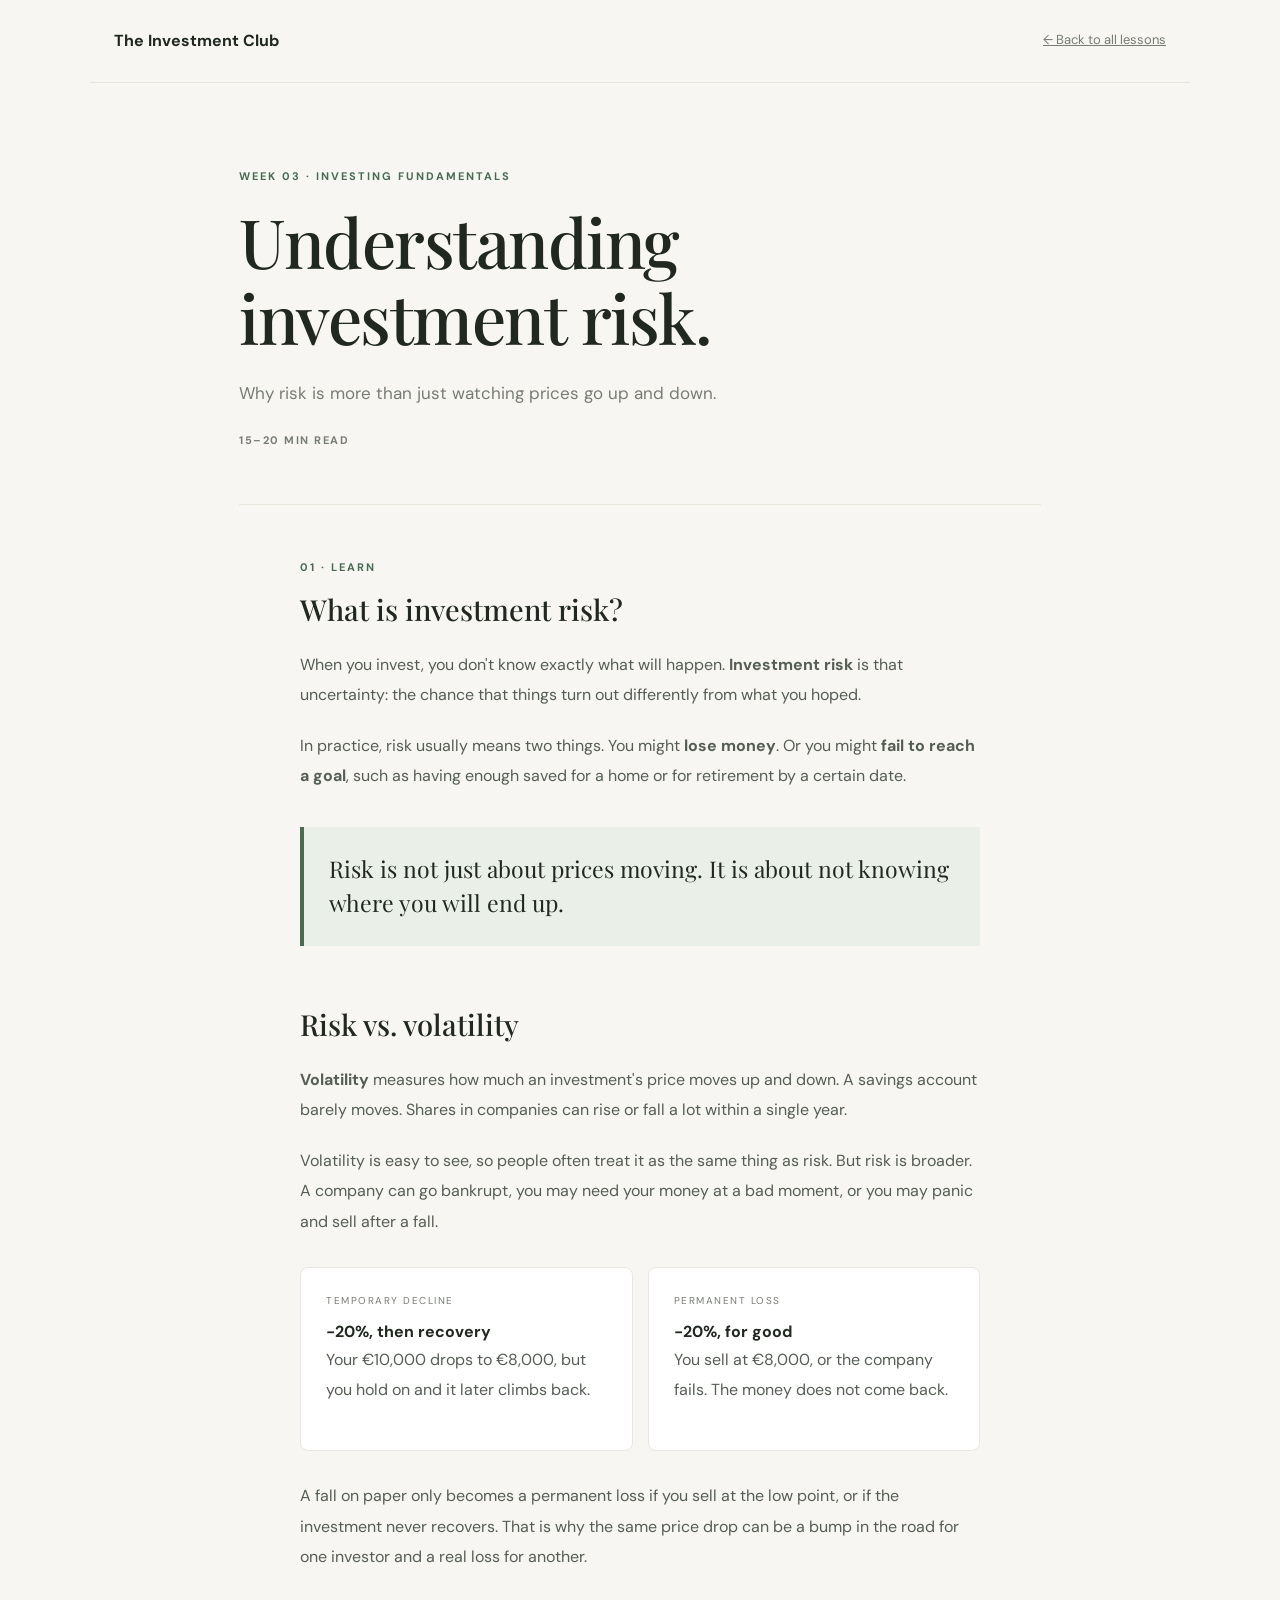
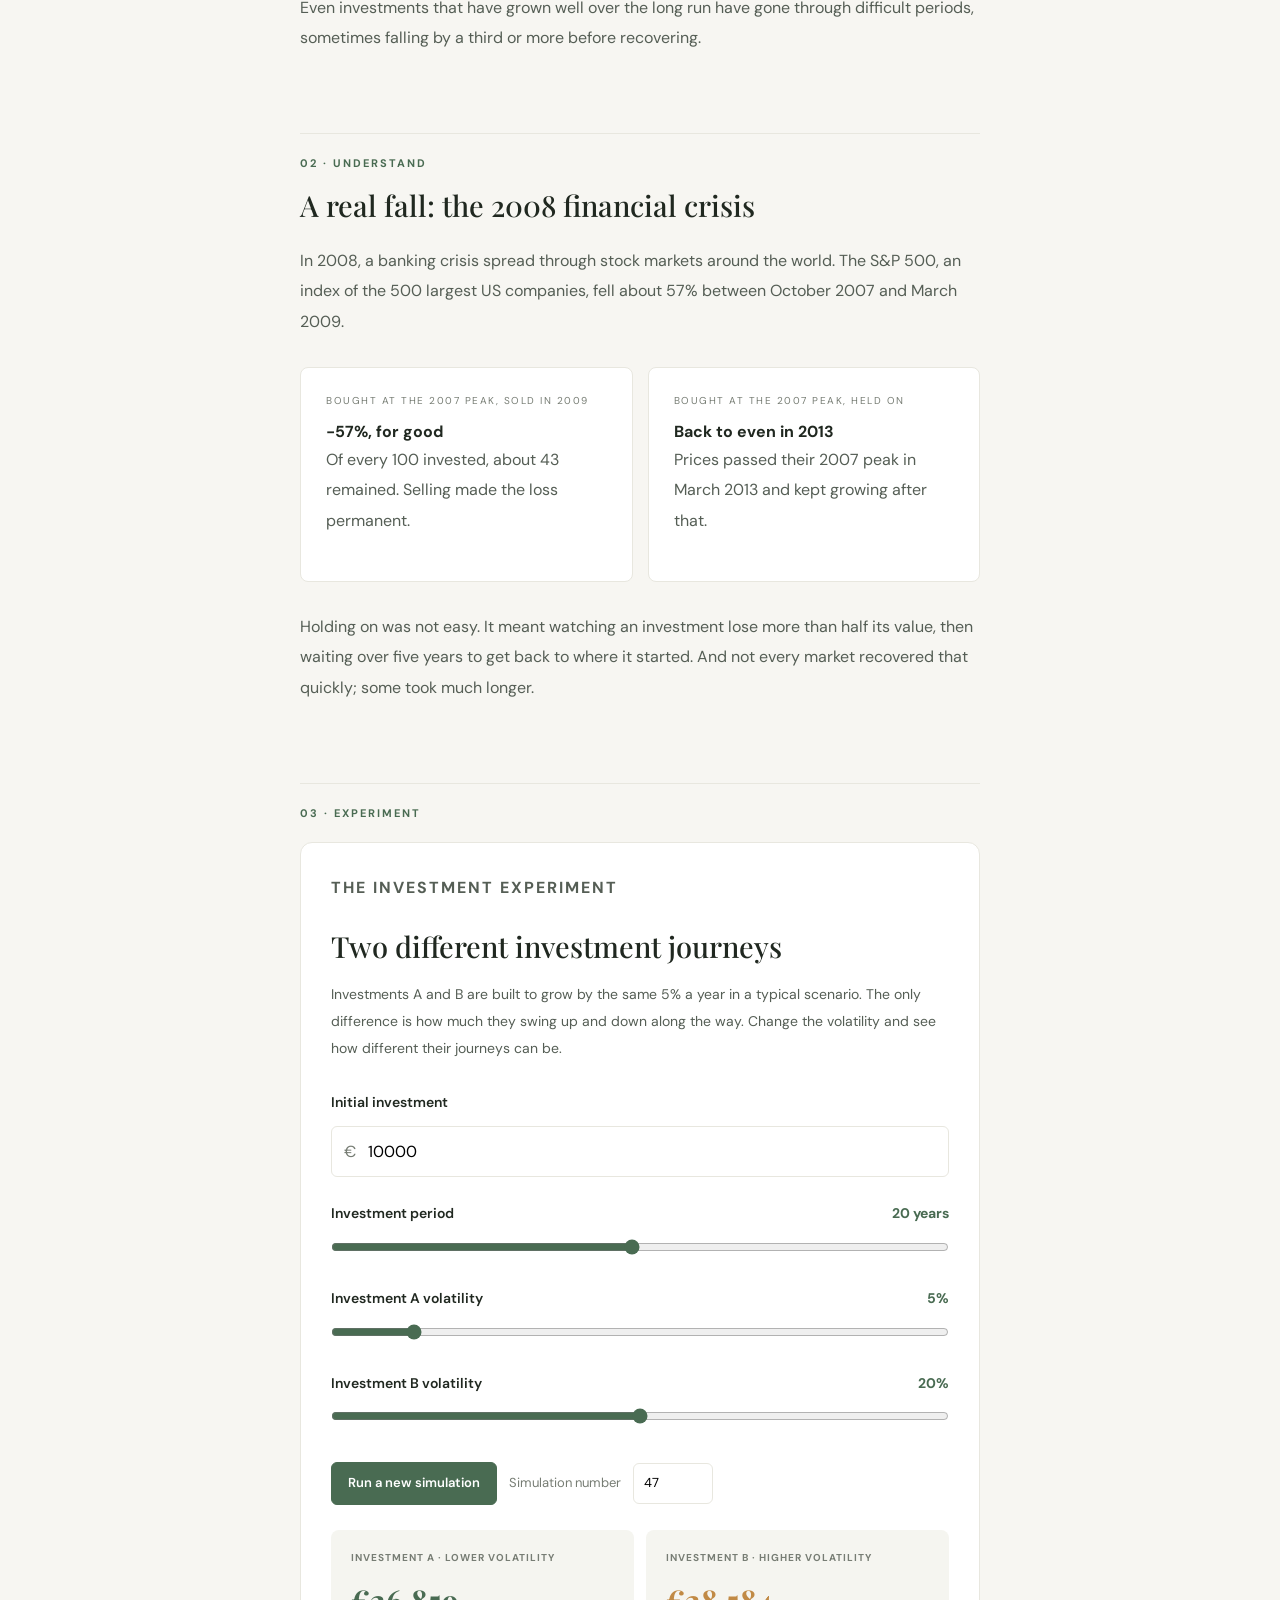
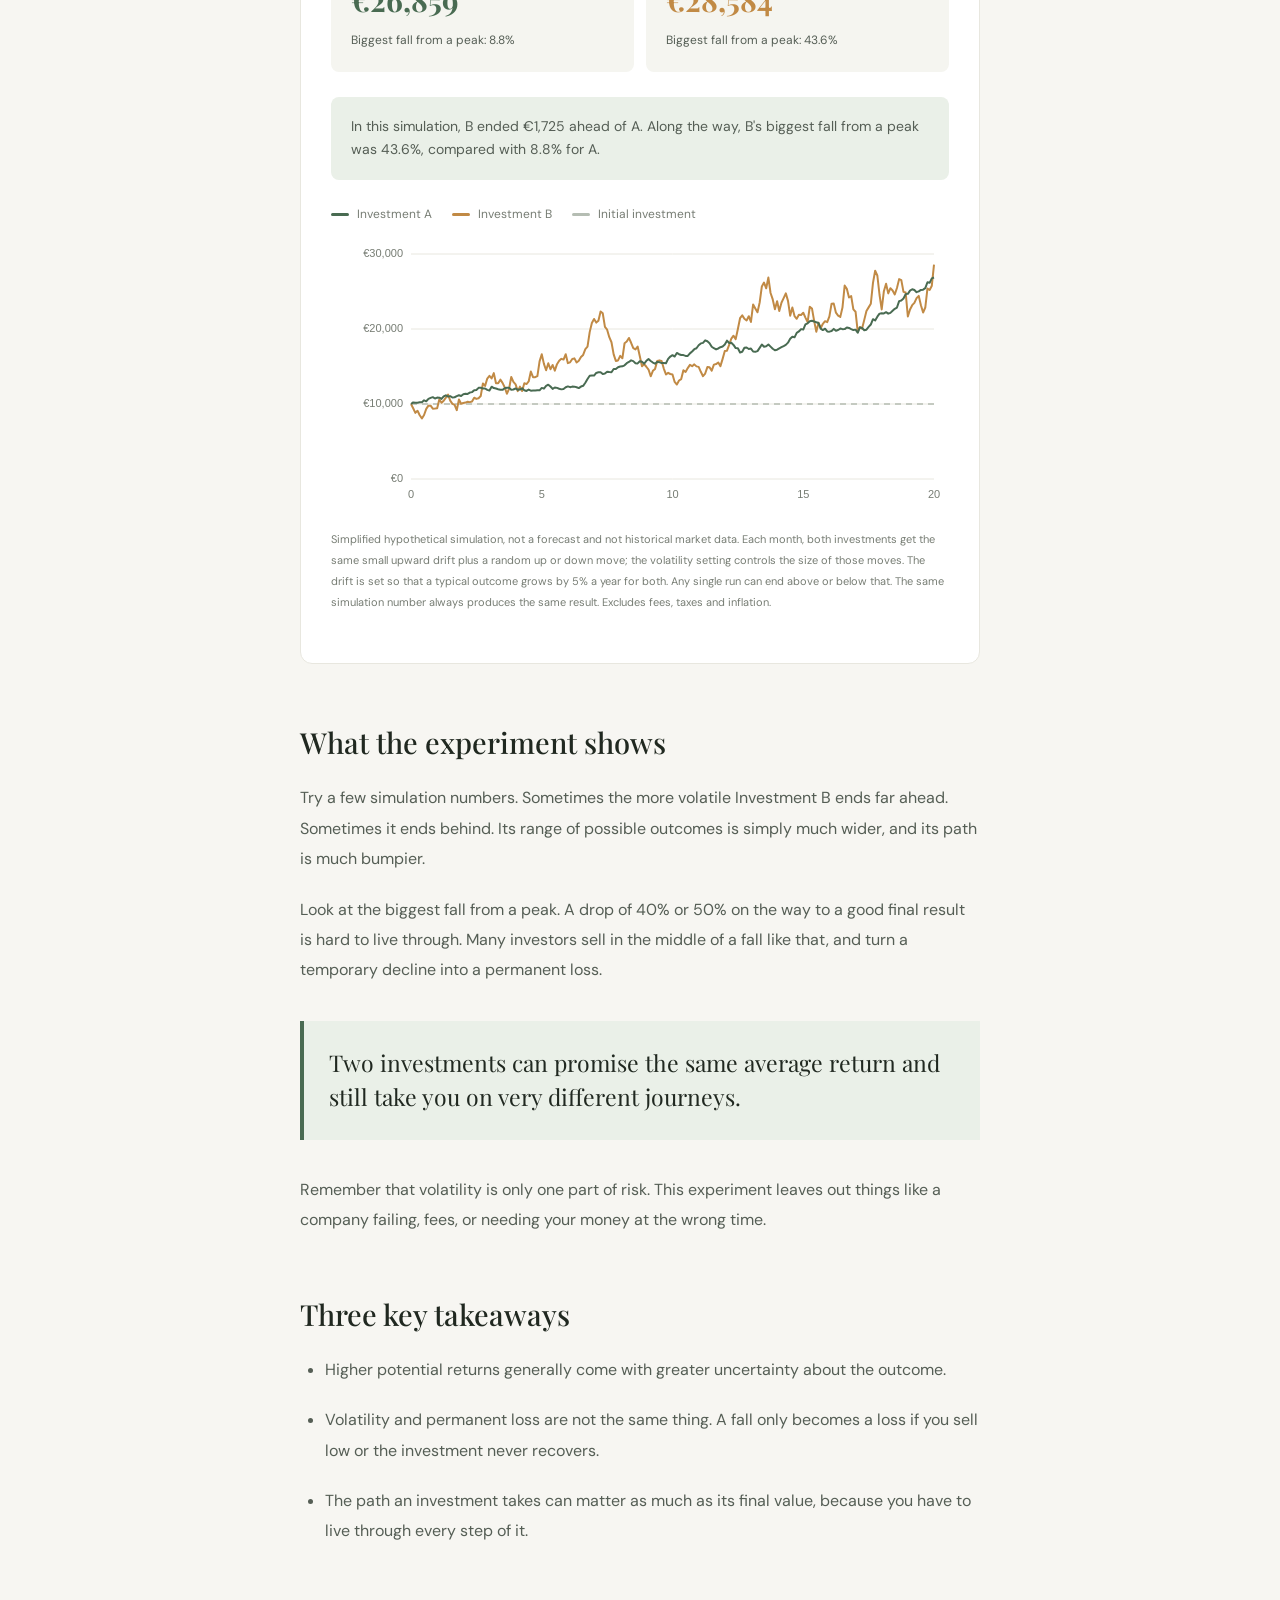
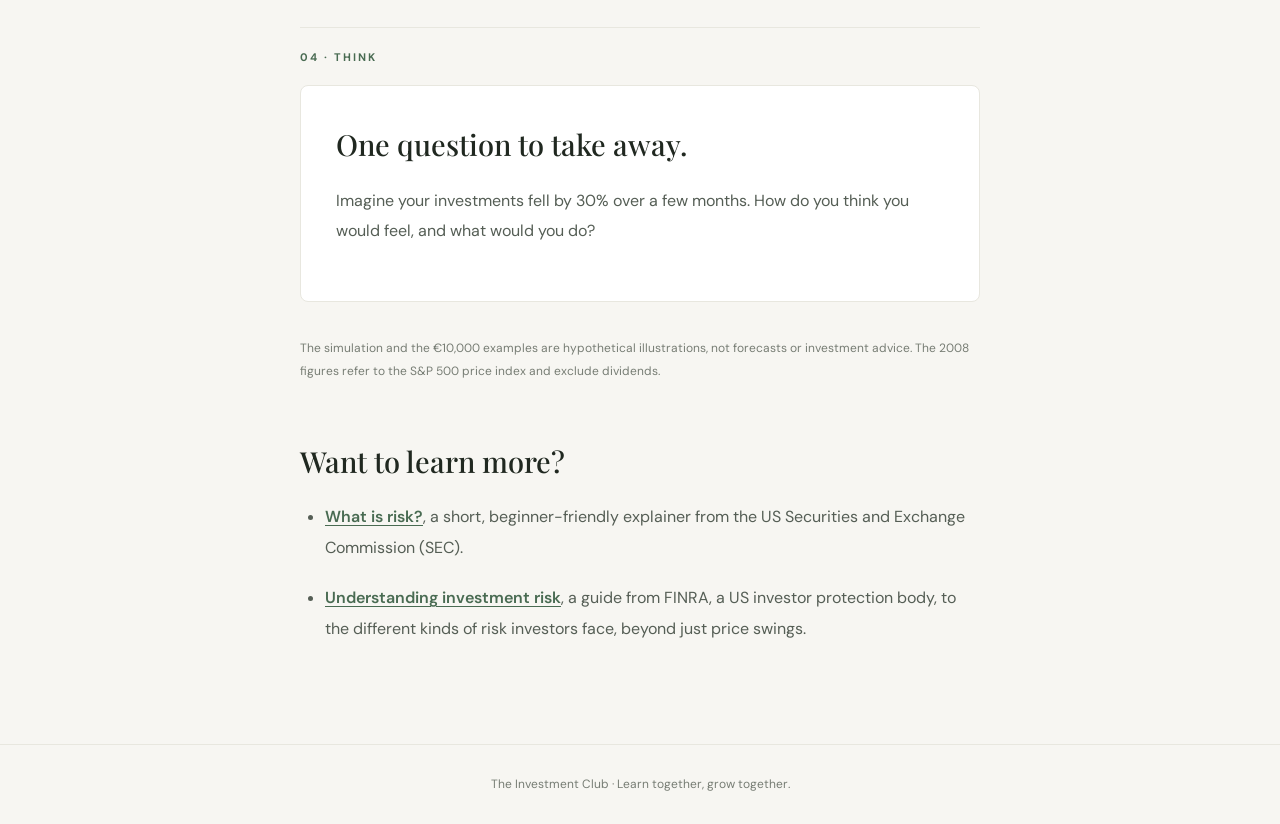
<file: index.html>
<!DOCTYPE html>
<html lang="en">
<head>
    <meta charset="UTF-8">
    <meta name="viewport" content="width=device-width, initial-scale=1.0">
    <title>The Investment Club</title>
    <meta name="description" content="A friendly weekly learning club. Understand investing, one idea at a time.">

    <meta property="og:type" content="website">
    <meta property="og:site_name" content="The Investment Club">
    <meta property="og:title" content="The Investment Club">
    <meta property="og:description" content="A friendly weekly learning club. Understand investing, one idea at a time.">
    <meta property="og:url" content="https://monkeyp95.github.io/investment-club/">
    <meta property="og:image" content="https://monkeyp95.github.io/investment-club/images/investment-club-share.png">
    <meta property="og:image:width" content="1200">
    <meta property="og:image:height" content="630">
    <meta property="og:image:alt" content="The Investment Club logo">

    <link rel="stylesheet" href="style.css">
    <script src="site-config.js"></script>
    <script>location.replace(lessons[currentWeek]);</script>
</head>

<body>

    <header class="site-header">
        <a class="logo" href="lessons.html">The Investment Club</a>
    </header>

    <main>
        <section class="hero">
            <p class="eyebrow">A WEEKLY LEARNING CLUB</p>
            <h1>Opening this week's lesson...</h1>
            <p class="hero-description">
                If nothing happens, <a href="lessons.html">see all lessons</a>.
            </p>
        </section>
    </main>

</body>
</html>
</file>
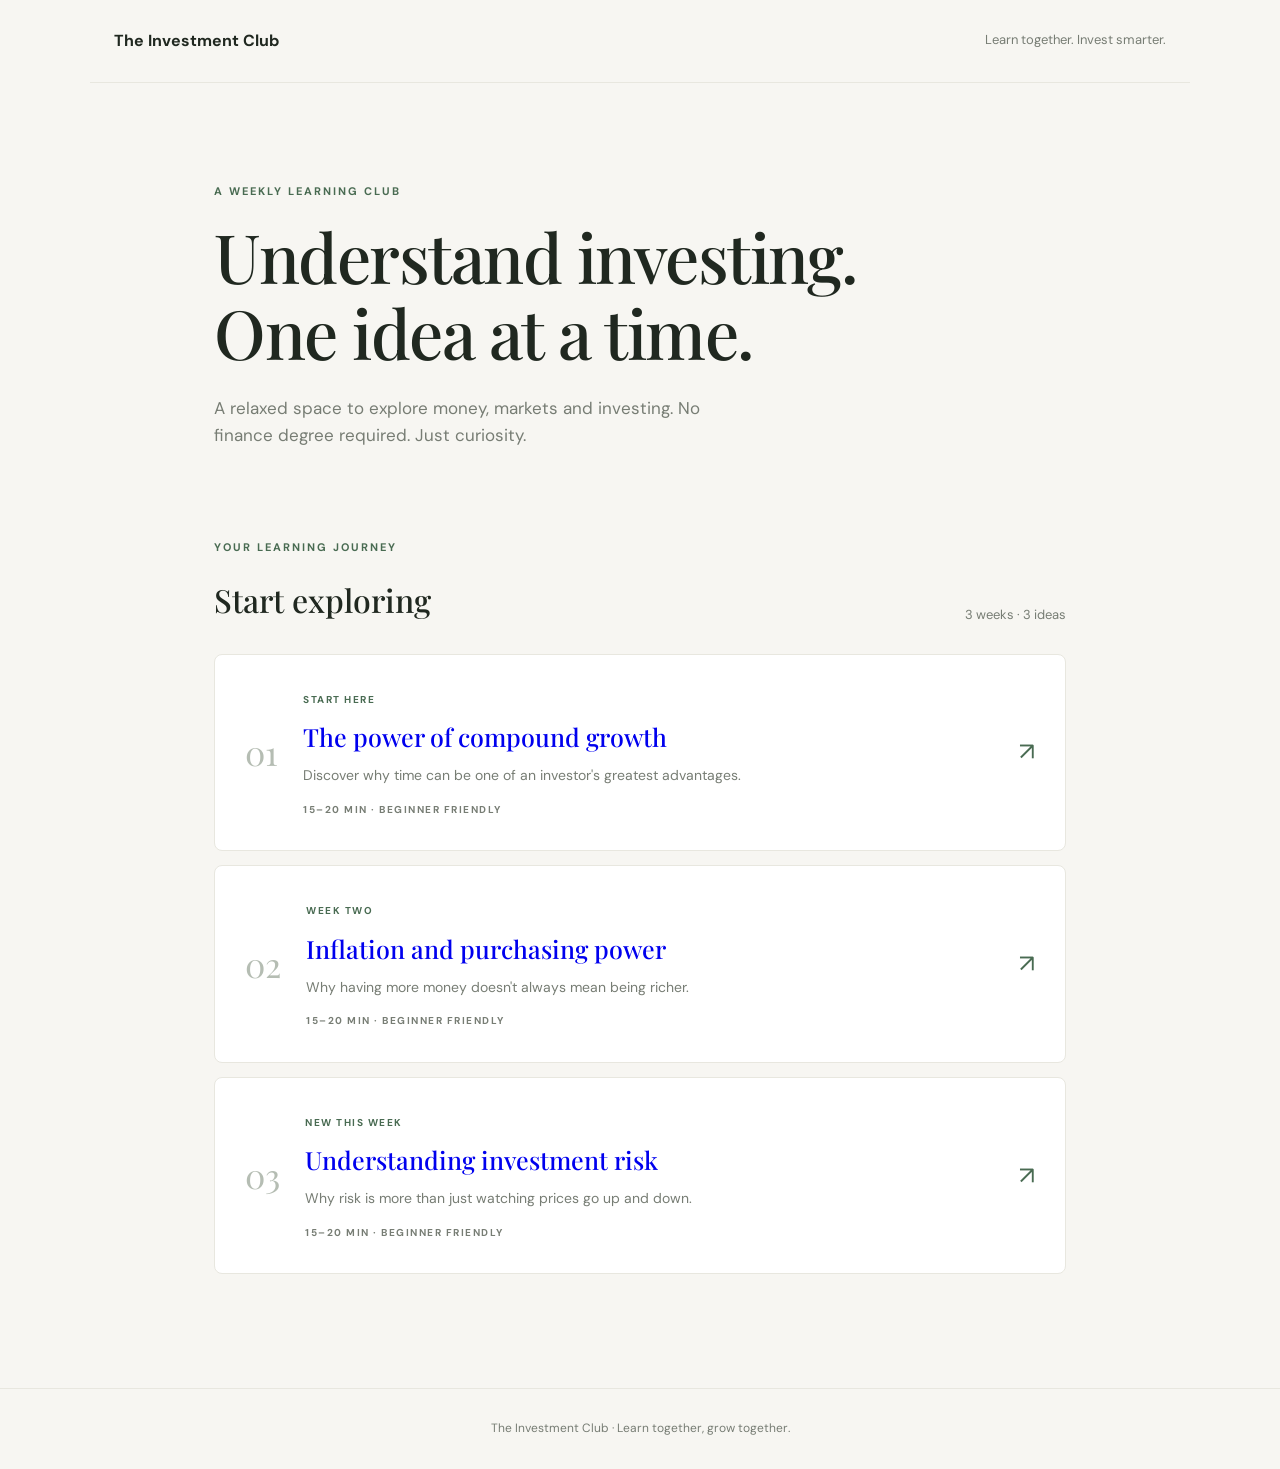
<file: lessons.html>
<!DOCTYPE html>
<html lang="en">
<head>
    <meta charset="UTF-8">
    <meta name="viewport" content="width=device-width, initial-scale=1.0">
    <title>All lessons | The Investment Club</title>
    <meta name="description" content="All Investment Club lessons so far. Understand investing, one idea at a time.">

    <meta property="og:type" content="website">
    <meta property="og:site_name" content="The Investment Club">
    <meta property="og:title" content="All lessons | The Investment Club">
    <meta property="og:description" content="All Investment Club lessons so far. Understand investing, one idea at a time.">
    <meta property="og:url" content="https://monkeyp95.github.io/investment-club/lessons.html">
    <meta property="og:image" content="https://monkeyp95.github.io/investment-club/images/investment-club-share.png">
    <meta property="og:image:width" content="1200">
    <meta property="og:image:height" content="630">
    <meta property="og:image:alt" content="The Investment Club logo">

    <link rel="stylesheet" href="style.css">
</head>

<body>

    <header class="site-header">
        <a class="logo" href="lessons.html">The Investment Club</a>
        <span class="header-note">Learn together. Invest smarter.</span>
    </header>

    <main>
        <section class="hero">
            <p class="eyebrow">A WEEKLY LEARNING CLUB</p>
            <h1>Understand investing.<br>One idea at a time.</h1>
            <p class="hero-description">
                A relaxed space to explore money, markets and investing.
                No finance degree required. Just curiosity.
            </p>
        </section>

        <section class="weeks">
            <div class="section-heading">
                <div>
                    <p class="eyebrow">YOUR LEARNING JOURNEY</p>
                    <h2>Start exploring</h2>
                </div>
                <span class="week-count" id="week-count">3 weeks · 3 ideas</span>
            </div>

            <a class="lesson-card featured" data-week="1"
               href="lessons/week-01-compound-growth.html">
                <div class="lesson-number">01</div>
                <div class="lesson-content">
                    <span class="lesson-status">START HERE</span>
                    <h3>The power of compound growth</h3>
                    <p>Discover why time can be one of an investor's greatest advantages.</p>
                    <span class="lesson-meta">15–20 MIN · BEGINNER FRIENDLY</span>
                </div>
                <span class="arrow">↗</span>
            </a>

            <a class="lesson-card featured" data-week="2"
               href="lessons/week-02-inflation.html">
                <div class="lesson-number">02</div>
                <div class="lesson-content">
                    <span class="lesson-status">WEEK TWO</span>
                    <h3>Inflation and purchasing power</h3>
                    <p>Why having more money doesn't always mean being richer.</p>
                    <span class="lesson-meta">15–20 MIN · BEGINNER FRIENDLY</span>
                </div>
                <span class="arrow">↗</span>
            </a>

            <a class="lesson-card featured" data-week="3"
               href="lessons/week-03-investment-risk.html">
                <div class="lesson-number">03</div>
                <div class="lesson-content">
                    <span class="lesson-status">WEEK THREE</span>
                    <h3>Understanding investment risk</h3>
                    <p>Why risk is more than just watching prices go up and down.</p>
                    <span class="lesson-meta">15–20 MIN · BEGINNER FRIENDLY</span>
                </div>
                <span class="arrow">↗</span>
            </a>
        </section>
    </main>

    <footer>
        <p>The Investment Club · Learn together, grow together.</p>
    </footer>

<script src="site-config.js"></script>
<script>
    /* Show only weeks released so far and mark the current one. */
    document.querySelectorAll(".lesson-card[data-week]").forEach(card => {
        const week = Number(card.dataset.week);
        if (week > currentWeek) card.remove();
        if (week === currentWeek) card.querySelector(".lesson-status").textContent = "NEW THIS WEEK";
    });
    document.getElementById("week-count").textContent =
        currentWeek === 1 ? "1 week · 1 idea" : `${currentWeek} weeks · ${currentWeek} ideas`;
</script>
</body>
</html>
</file>
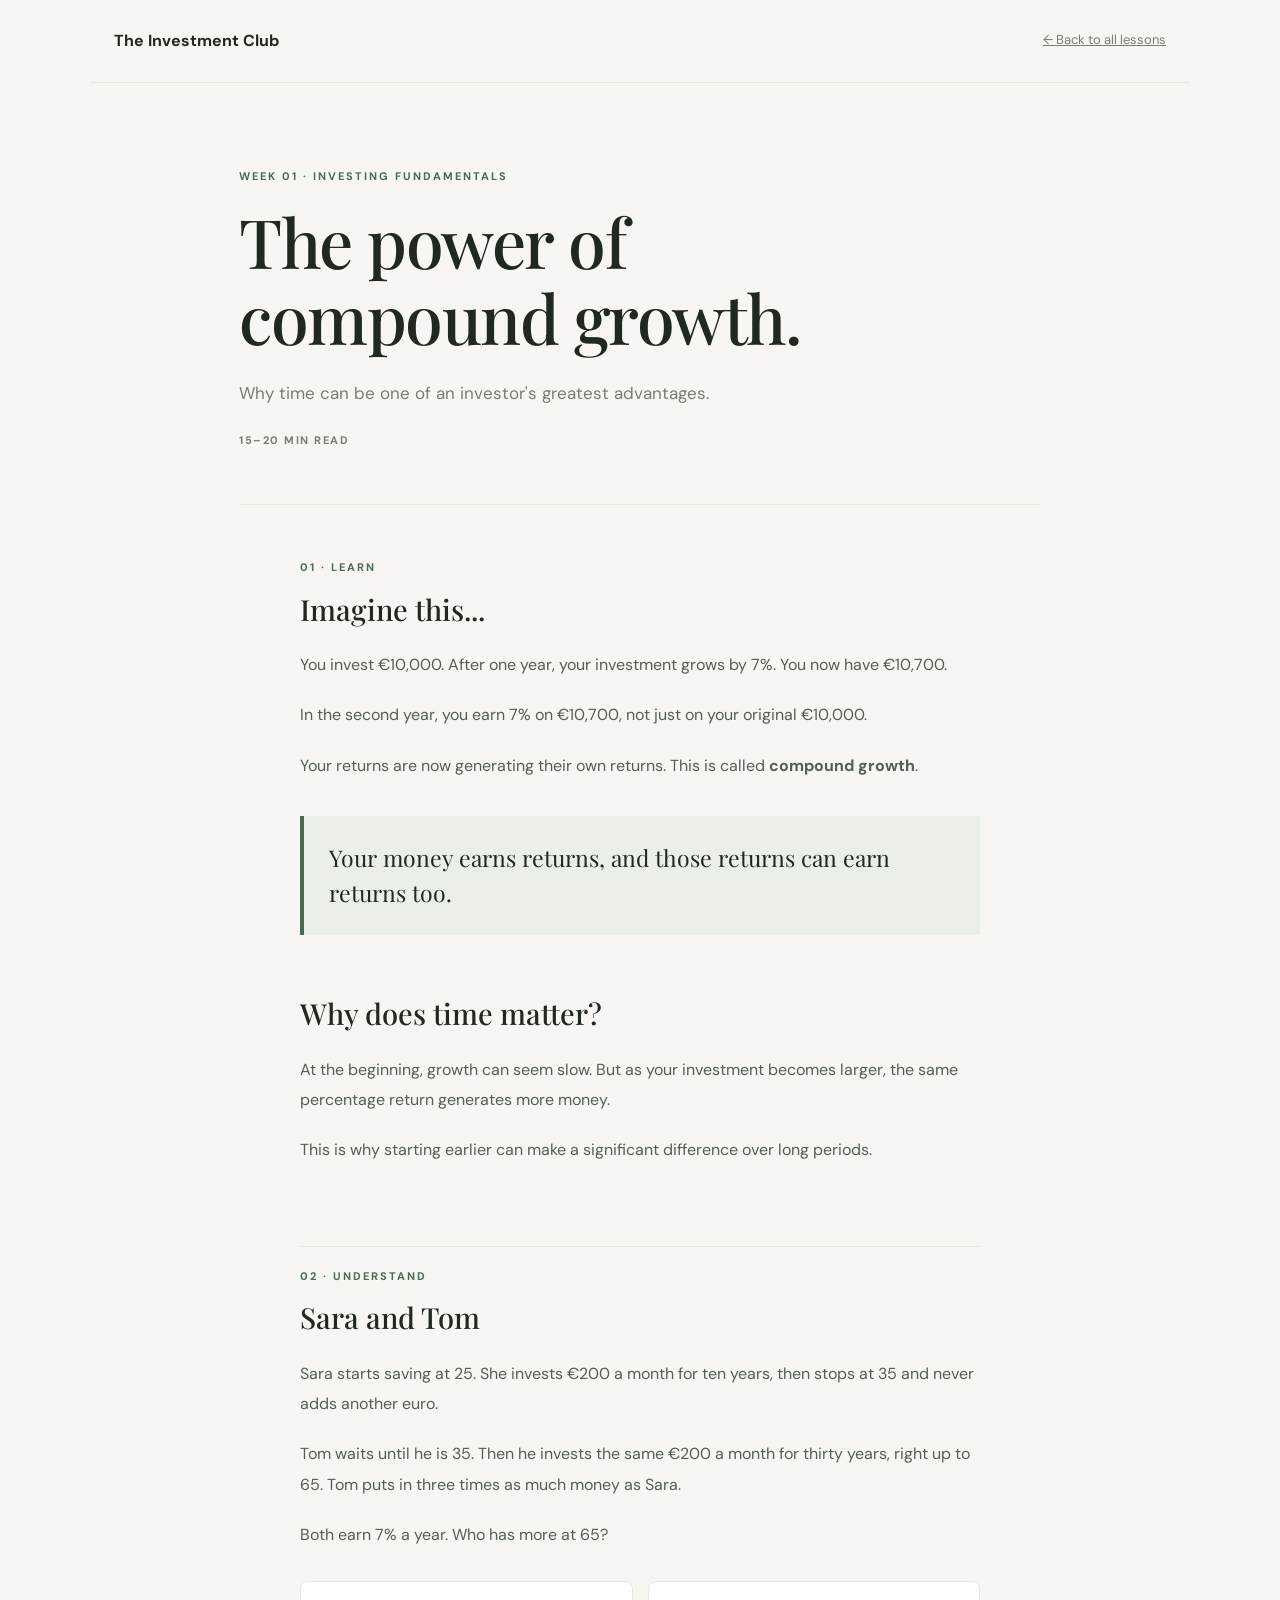
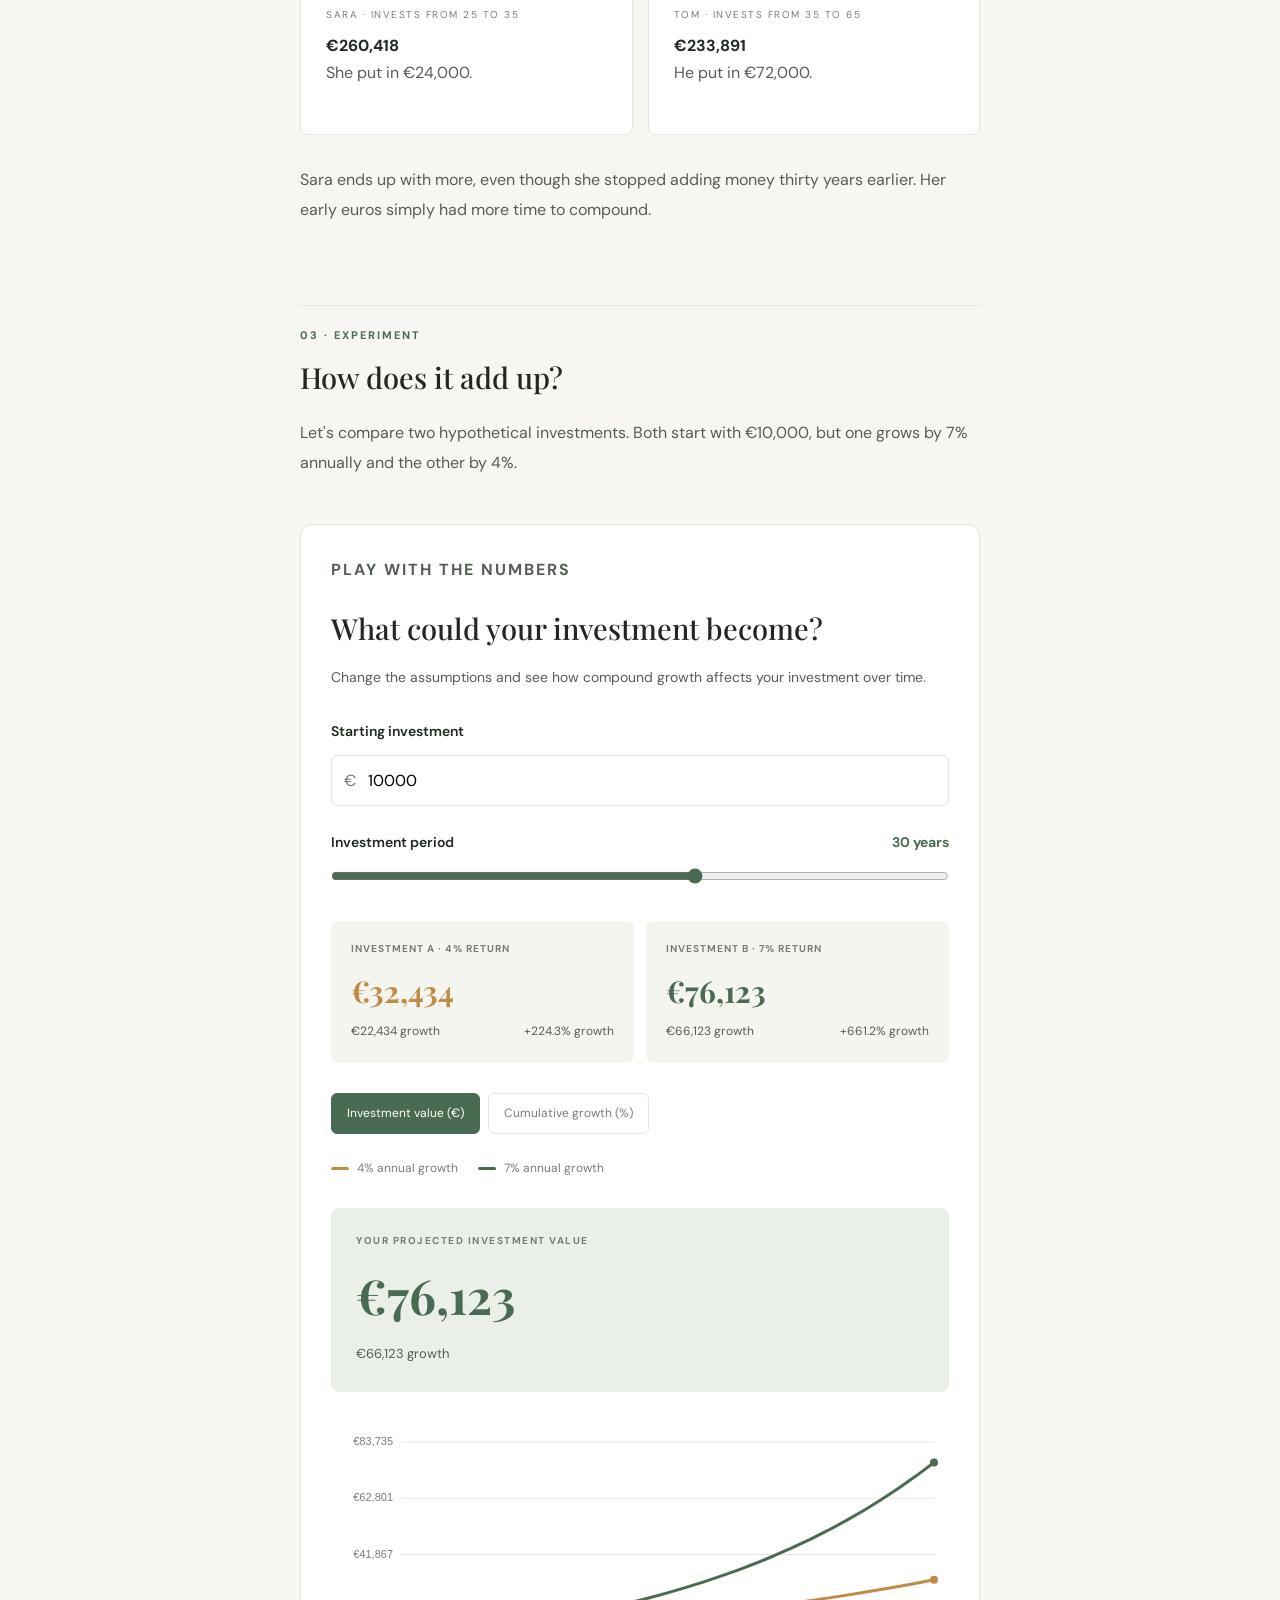
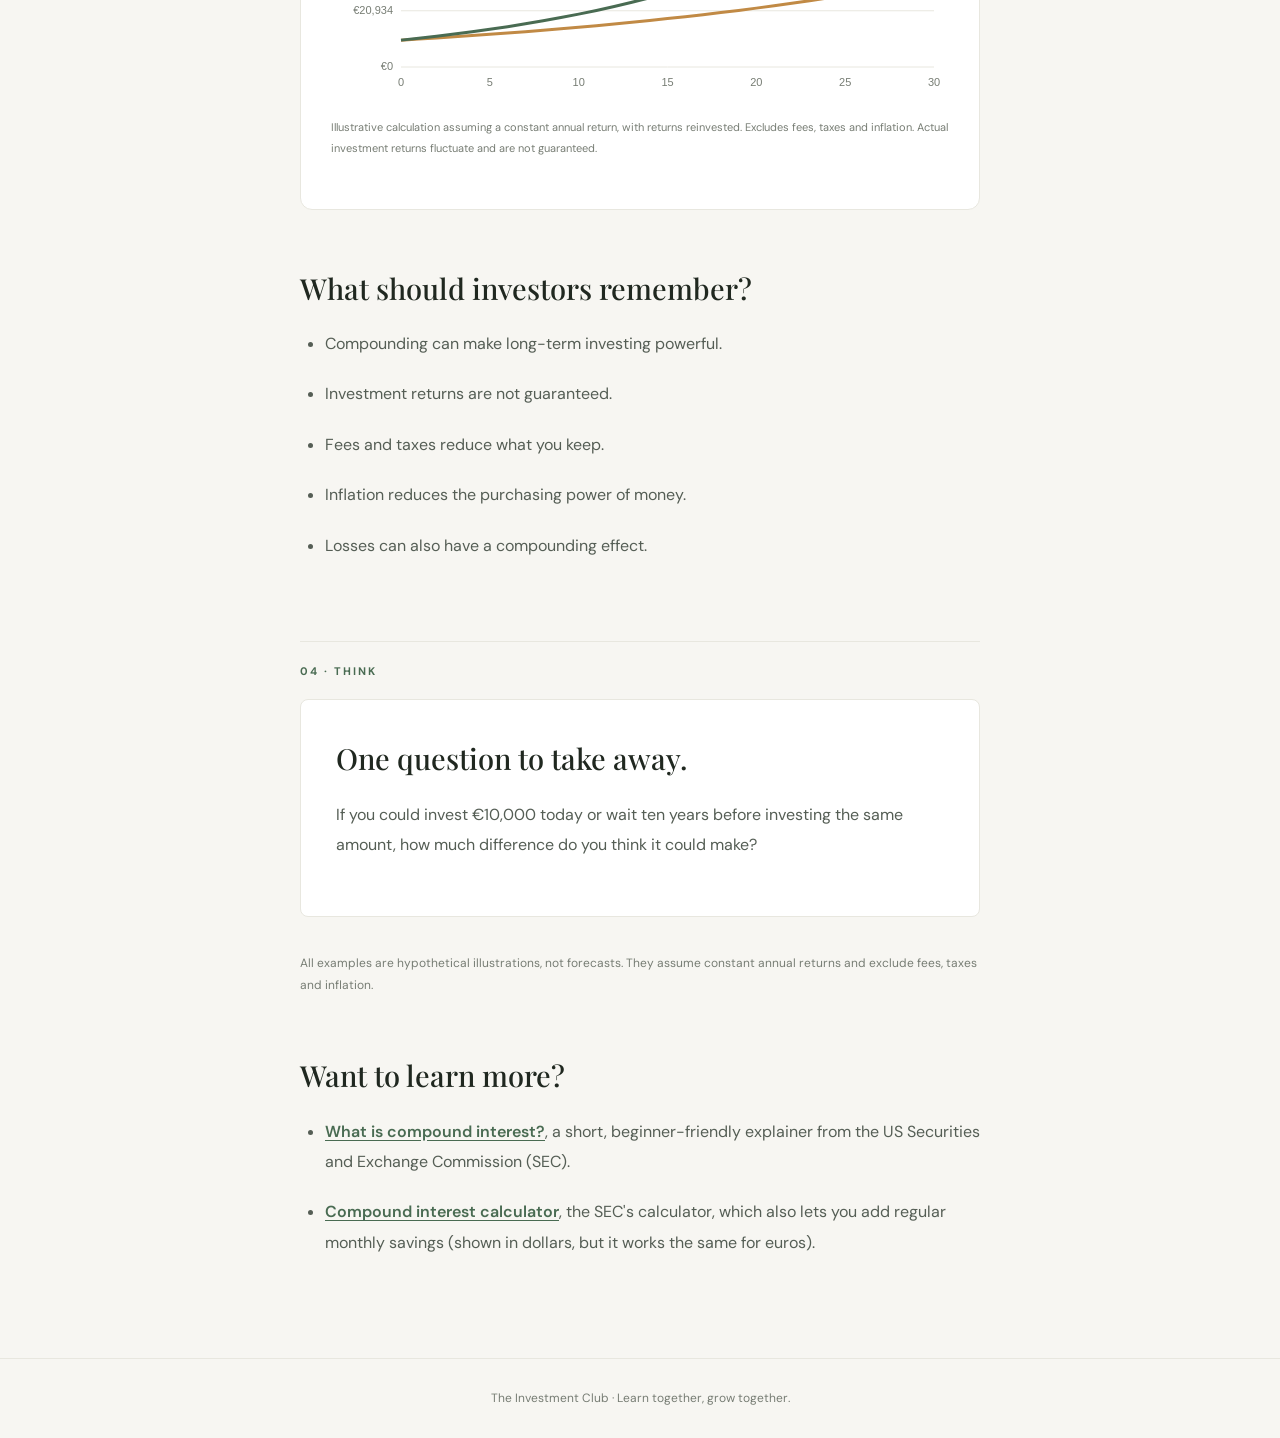
<file: lessons/week-01-compound-growth.html>
<!DOCTYPE html>
<html lang="en">
<head>
    <meta charset="UTF-8">
    <meta name="viewport" content="width=device-width, initial-scale=1.0">
    <title>Compound Growth | The Investment Club</title>
    <meta name="description" content="Why time can be one of an investor’s greatest advantages.">

    <meta property="og:type" content="article">
    <meta property="og:site_name" content="The Investment Club">
    <meta property="og:title" content="Week 1: The power of compound growth">
    <meta property="og:description" content="Why time can be one of an investor’s greatest advantages.">
    <meta property="og:url" content="https://monkeyp95.github.io/investment-club/lessons/week-01-compound-growth.html">
    <meta property="og:image" content="https://monkeyp95.github.io/investment-club/images/investment-club-share.png">
    <meta property="og:image:width" content="1200">
    <meta property="og:image:height" content="630">
    <meta property="og:image:alt" content="The Investment Club logo">

    <link rel="stylesheet" href="../style.css">
</head>

<body>

    <header class="site-header">
        <a class="logo" href="../lessons.html">The Investment Club</a>
        <a class="header-note" href="../lessons.html">← Back to all lessons</a>
    </header>

    <main class="lesson-page">

        <section class="lesson-hero">
            <p class="eyebrow">WEEK 01 · INVESTING FUNDAMENTALS</p>
            <h1>The power of compound growth.</h1>
            <p class="hero-description">
                Why time can be one of an investor's greatest advantages.
            </p>
            <p class="reading-time">15–20 MIN READ</p>
        </section>

        <article class="lesson-article">

            <p class="part-label">01 · LEARN</p>
            <h2>Imagine this...</h2>

            <p>
                You invest €10,000. After one year, your investment
                grows by 7%. You now have €10,700.
            </p>

            <p>
                In the second year, you earn 7% on €10,700,
                not just on your original €10,000.
            </p>

            <p>
                Your returns are now generating their own returns.
                This is called <strong>compound growth</strong>.
            </p>

            <div class="lesson-highlight">
                Your money earns returns, and those returns
                can earn returns too.
            </div>

            <h2>Why does time matter?</h2>

            <p>
                At the beginning, growth can seem slow.
                But as your investment becomes larger, the
                same percentage return generates more money.
            </p>

            <p>
                This is why starting earlier can make a
                significant difference over long periods.
            </p>

            <p class="part-label">02 · UNDERSTAND</p>
            <h2>Sara and Tom</h2>

            <p>
                Sara starts saving at 25. She invests €200 a month
                for ten years, then stops at 35 and never adds
                another euro.
            </p>

            <p>
                Tom waits until he is 35. Then he invests the same
                €200 a month for thirty years, right up to 65.
                Tom puts in three times as much money as Sara.
            </p>

            <p>
                Both earn 7% a year. Who has more at 65?
            </p>

            <div class="example-box">
                <div>
                    <span class="example-label">SARA · INVESTS FROM 25 TO 35</span>
                    <strong>€260,418</strong>
                    <p>She put in €24,000.</p>
                </div>
                <div>
                    <span class="example-label">TOM · INVESTS FROM 35 TO 65</span>
                    <strong>€233,891</strong>
                    <p>He put in €72,000.</p>
                </div>
            </div>

            <p>
                Sara ends up with more, even though she stopped
                adding money thirty years earlier. Her early euros
                simply had more time to compound.
            </p>

            <p class="part-label">03 · EXPERIMENT</p>
            <h2>How does it add up?</h2>

            <p>
                Let's compare two hypothetical investments.
                Both start with €10,000, but one grows by 7%
                annually and the other by 4%.
            </p>

            
<section class="calculator">
    <p class="eyebrow">PLAY WITH THE NUMBERS</p>
    <h2>What could your investment become?</h2>
    <p class="calculator-intro">
        Change the assumptions and see how compound growth
        affects your investment over time.
    </p>

    
<div class="calculator-controls">
    <div class="control">
        <label for="initial">Starting investment</label>
        <div class="input-with-unit">
            <span>€</span>
            <input id="initial" type="number" min="100" max="1000000"
                step="500" value="10000">
        </div>
    </div>

    <div class="control">
        <label for="years">
            Investment period <strong id="years-value">30 years</strong>
        </label>
        <input id="years" type="range" min="1" max="50"
            step="1" value="30">
    </div>
</div>

<div class="comparison-results">
    <div class="comparison-card rate-four">
        <span>INVESTMENT A · 4% RETURN</span>
        <strong id="final-four">€32,434</strong>
        <div class="growth-summary">
            <p id="gain-four">€22,434 growth</p>
            <p class="growth-percentage" id="growth-four">+224.3% growth</p>
        </div>
    </div>

    <div class="comparison-card rate-seven">
        <span>INVESTMENT B · 7% RETURN</span>
        <strong id="final-seven">€76,123</strong>
        <div class="growth-summary">
            <p id="gain-seven">€66,123 growth</p>
            <p class="growth-percentage" id="growth-seven">+661.2% growth</p>
        </div>
    </div>
</div>


<div class="chart-switch" role="group" aria-label="Chart measurement">
    <button class="chart-mode active"
            data-mode="value"
            aria-pressed="true">
        Investment value (€)
    </button>

    <button class="chart-mode"
            data-mode="growth"
            aria-pressed="false">
        Cumulative growth (%)
    </button>
</div>

<div class="chart-legend">
    <span><i class="legend-four"></i> 4% annual growth</span>
    <span><i class="legend-seven"></i> 7% annual growth</span>
</div>


    <div class="result">
        <span>YOUR PROJECTED INVESTMENT VALUE</span>
        <strong id="final-value">€76,123</strong>
        <p id="gain-value">€66,123 growth</p>
    </div>

    <div class="chart-container">
        <canvas id="growth-chart" aria-label="Projected investment growth chart"></canvas>
        <div class="chart-tooltip" id="chart-tooltip" hidden></div>
    </div>

    <p class="chart-note">
        Illustrative calculation assuming a constant annual return,
        with returns reinvested. Excludes fees, taxes and inflation.
        Actual investment returns fluctuate and are not guaranteed.
    </p>
</section>


            <h2>What should investors remember?</h2>

            <ul>
                <li>Compounding can make long-term investing powerful.</li>
                <li>Investment returns are not guaranteed.</li>
                <li>Fees and taxes reduce what you keep.</li>
                <li>Inflation reduces the purchasing power of money.</li>
                <li>Losses can also have a compounding effect.</li>
            </ul>

            <p class="part-label">04 · THINK</p>
            <div class="reflection">
                <h2>One question to take away.</h2>
                <p>
                    If you could invest €10,000 today or wait
                    ten years before investing the same amount,
                    how much difference do you think it could make?
                </p>
            </div>

            <p class="disclaimer">
                All examples are hypothetical illustrations,
                not forecasts. They assume constant annual returns
                and exclude fees, taxes and inflation.
            </p>

            <h2>Want to learn more?</h2>

            <ul>
                <li>
                    <a href="https://www.investor.gov/additional-resources/information/youth/teachers-classroom-resources/what-compound-interest"
                       target="_blank" rel="noopener">What is compound interest?</a>,
                    a short, beginner-friendly explainer from the US Securities and Exchange Commission (SEC).
                </li>
                <li>
                    <a href="https://www.investor.gov/financial-tools-calculators/calculators/compound-interest-calculator"
                       target="_blank" rel="noopener">Compound interest calculator</a>,
                    the SEC's calculator, which also lets you add regular monthly savings (shown in dollars, but it works the same for euros).
                </li>
            </ul>

        </article>

    </main>

    <footer>
        <p>The Investment Club · Learn together, grow together.</p>
    </footer>

<script src="../script.js"></script>
</body>
</html>
</file>
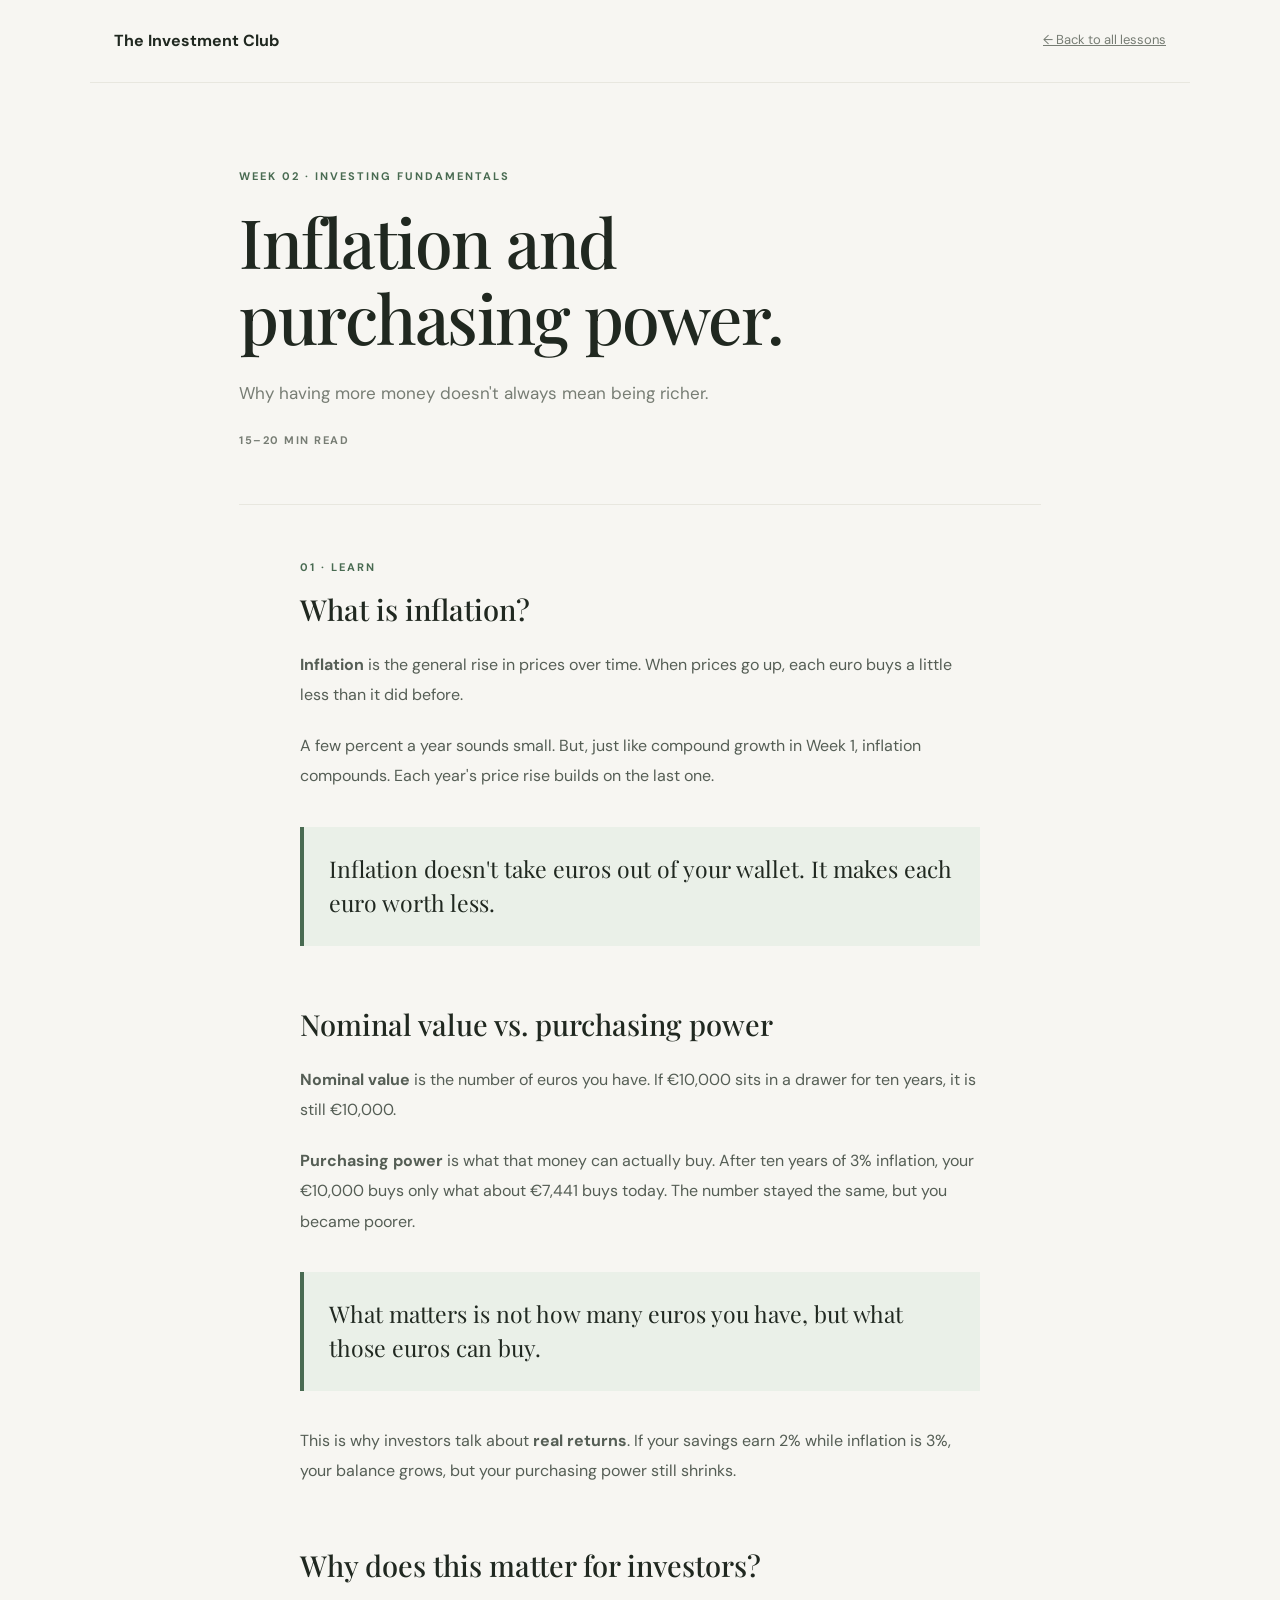
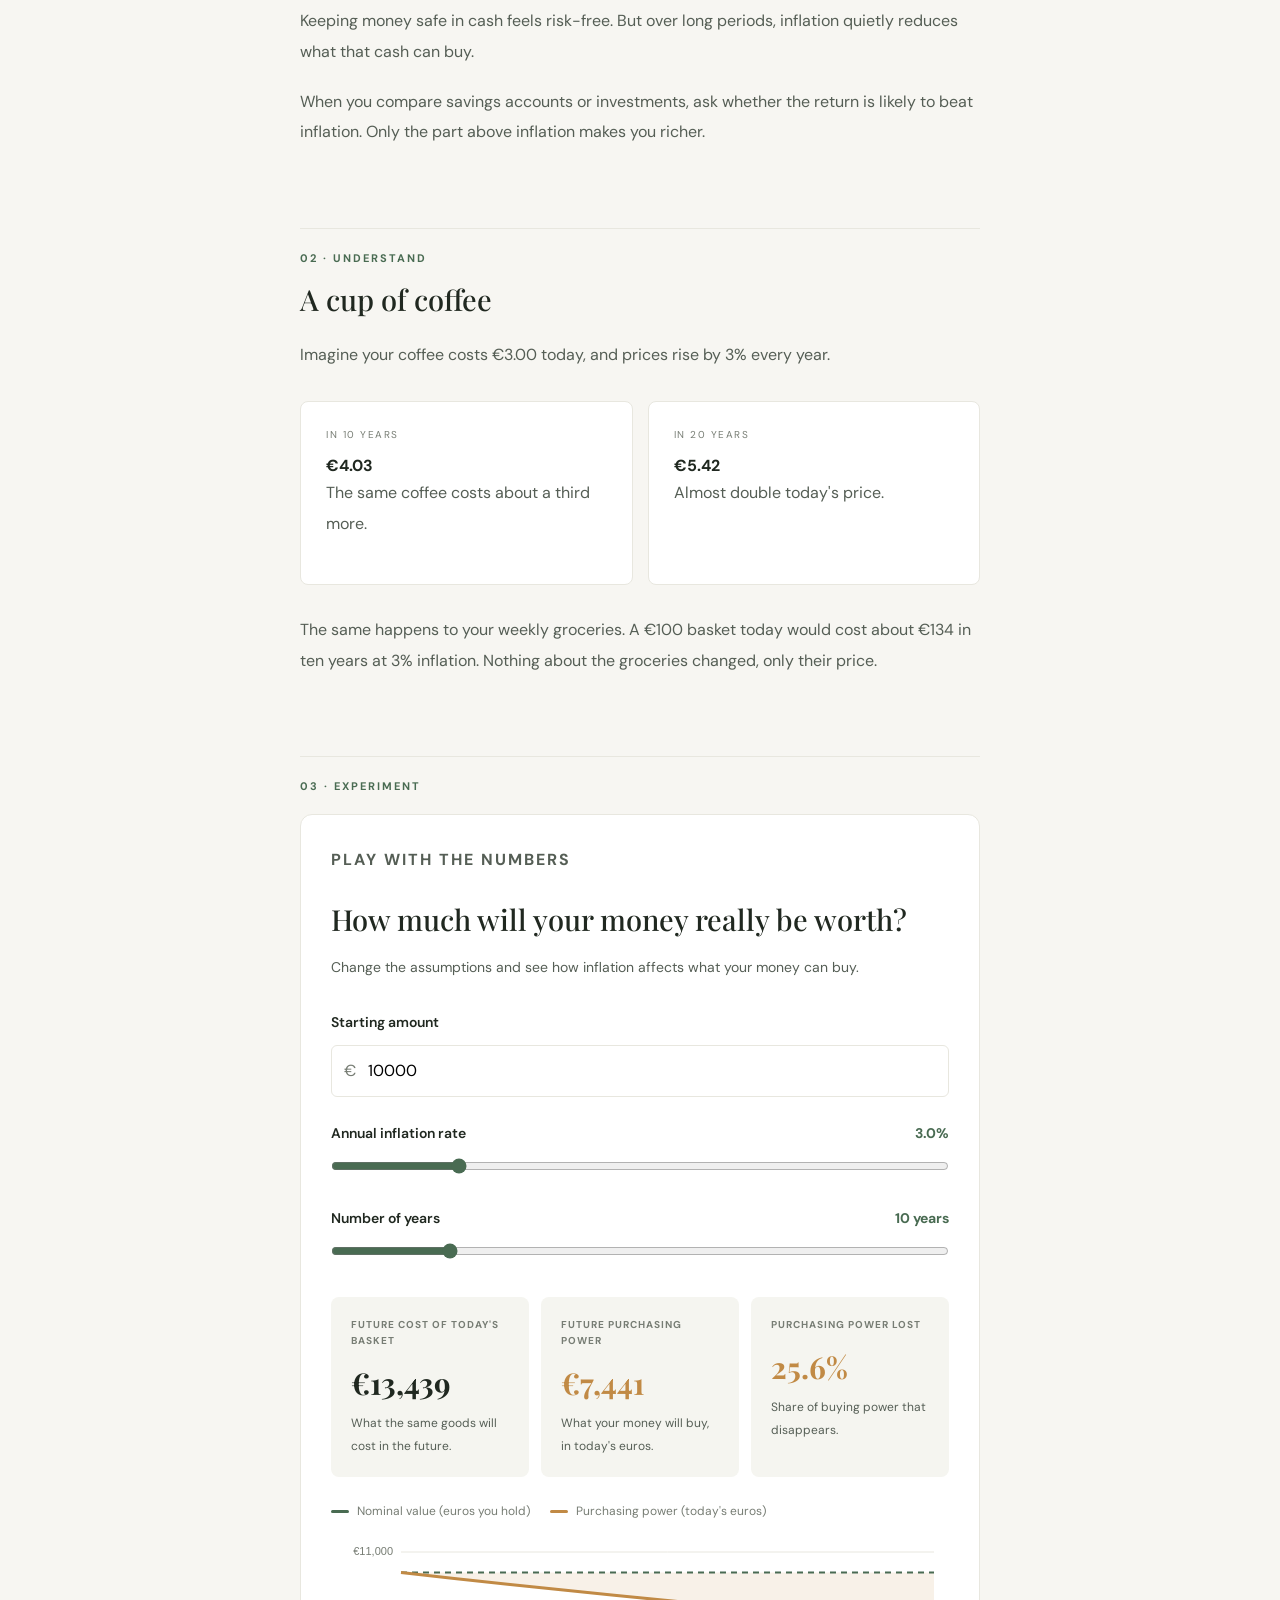
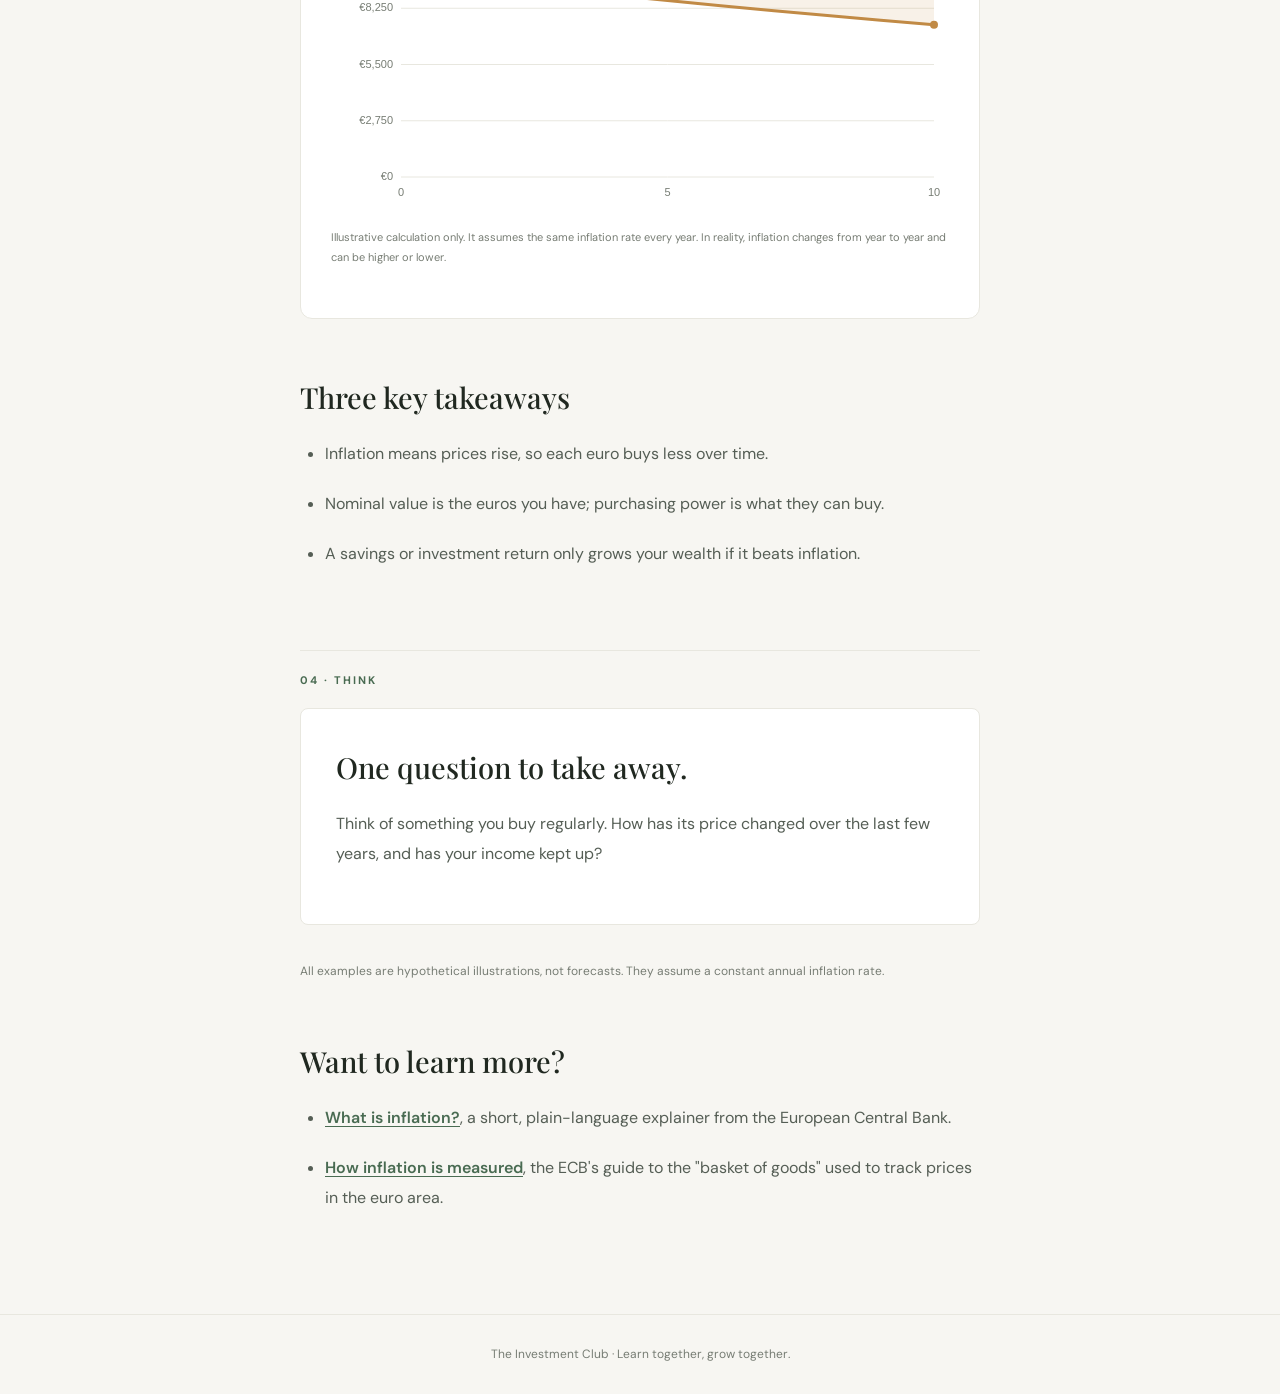
<file: lessons/week-02-inflation.html>
<!DOCTYPE html>
<html lang="en">
<head>
    <meta charset="UTF-8">
    <meta name="viewport" content="width=device-width, initial-scale=1.0">
    <title>Inflation | The Investment Club</title>
    <meta name="description" content="Why having more money doesn’t always mean being richer.">

    <meta property="og:type" content="article">
    <meta property="og:site_name" content="The Investment Club">
    <meta property="og:title" content="Week 2: Inflation and purchasing power">
    <meta property="og:description" content="Why having more money doesn’t always mean being richer.">
    <meta property="og:url" content="https://monkeyp95.github.io/investment-club/lessons/week-02-inflation.html">
    <meta property="og:image" content="https://monkeyp95.github.io/investment-club/images/investment-club-share.png">
    <meta property="og:image:width" content="1200">
    <meta property="og:image:height" content="630">
    <meta property="og:image:alt" content="The Investment Club logo">

    <link rel="stylesheet" href="../style.css">
</head>

<body>

    <header class="site-header">
        <a class="logo" href="../lessons.html">The Investment Club</a>
        <a class="header-note" href="../lessons.html">← Back to all lessons</a>
    </header>

    <main class="lesson-page">

        <section class="lesson-hero">
            <p class="eyebrow">WEEK 02 · INVESTING FUNDAMENTALS</p>
            <h1>Inflation and purchasing power.</h1>
            <p class="hero-description">
                Why having more money doesn't always mean being richer.
            </p>
            <p class="reading-time">15–20 MIN READ</p>
        </section>

        <article class="lesson-article">

            <p class="part-label">01 · LEARN</p>
            <h2>What is inflation?</h2>

            <p>
                <strong>Inflation</strong> is the general rise in prices
                over time. When prices go up, each euro buys a little
                less than it did before.
            </p>

            <p>
                A few percent a year sounds small. But, just like
                compound growth in Week 1, inflation compounds.
                Each year's price rise builds on the last one.
            </p>

            <div class="lesson-highlight">
                Inflation doesn't take euros out of your wallet.
                It makes each euro worth less.
            </div>

            <h2>Nominal value vs. purchasing power</h2>

            <p>
                <strong>Nominal value</strong> is the number of euros
                you have. If €10,000 sits in a drawer for ten years,
                it is still €10,000.
            </p>

            <p>
                <strong>Purchasing power</strong> is what that money
                can actually buy. After ten years of 3% inflation,
                your €10,000 buys only what about €7,441 buys today.
                The number stayed the same, but you became poorer.
            </p>

            <div class="lesson-highlight">
                What matters is not how many euros you have,
                but what those euros can buy.
            </div>

            <p>
                This is why investors talk about <strong>real
                returns</strong>. If your savings earn 2% while
                inflation is 3%, your balance grows, but your
                purchasing power still shrinks.
            </p>

            <h2>Why does this matter for investors?</h2>

            <p>
                Keeping money safe in cash feels risk-free. But over
                long periods, inflation quietly reduces what that cash
                can buy.
            </p>

            <p>
                When you compare savings accounts or investments,
                ask whether the return is likely to beat inflation.
                Only the part above inflation makes you richer.
            </p>

            <p class="part-label">02 · UNDERSTAND</p>
            <h2>A cup of coffee</h2>

            <p>
                Imagine your coffee costs €3.00 today, and prices
                rise by 3% every year.
            </p>

            <div class="example-box">
                <div>
                    <span class="example-label">IN 10 YEARS</span>
                    <strong>€4.03</strong>
                    <p>The same coffee costs about a third more.</p>
                </div>
                <div>
                    <span class="example-label">IN 20 YEARS</span>
                    <strong>€5.42</strong>
                    <p>Almost double today's price.</p>
                </div>
            </div>

            <p>
                The same happens to your weekly groceries. A €100
                basket today would cost about €134 in ten years at
                3% inflation. Nothing about the groceries changed,
                only their price.
            </p>

            <p class="part-label">03 · EXPERIMENT</p>
            <section class="calculator">
                <p class="eyebrow">PLAY WITH THE NUMBERS</p>
                <h2>How much will your money really be worth?</h2>
                <p class="calculator-intro">
                    Change the assumptions and see how inflation
                    affects what your money can buy.
                </p>

                <div class="calculator-controls">
                    <div class="control">
                        <label for="amount">Starting amount</label>
                        <div class="input-with-unit">
                            <span>€</span>
                            <input id="amount" type="number" min="100" max="1000000"
                                step="500" value="10000">
                        </div>
                    </div>

                    <div class="control">
                        <label for="rate">
                            Annual inflation rate <strong id="rate-value">3.0%</strong>
                        </label>
                        <input id="rate" type="range" min="0" max="15"
                            step="0.5" value="3">
                    </div>

                    <div class="control">
                        <label for="years">
                            Number of years <strong id="years-value">10 years</strong>
                        </label>
                        <input id="years" type="range" min="1" max="50"
                            step="1" value="10">
                    </div>
                </div>

                <div class="inflation-results">
                    <div class="comparison-card">
                        <span>FUTURE COST OF TODAY'S BASKET</span>
                        <strong id="future-cost">€13,439</strong>
                        <p>What the same goods will cost in the future.</p>
                    </div>

                    <div class="comparison-card power-card">
                        <span>FUTURE PURCHASING POWER</span>
                        <strong id="future-power">€7,441</strong>
                        <p>What your money will buy, in today's euros.</p>
                    </div>

                    <div class="comparison-card lost-card">
                        <span>PURCHASING POWER LOST</span>
                        <strong id="power-lost">25.6%</strong>
                        <p>Share of buying power that disappears.</p>
                    </div>
                </div>

                <div class="chart-legend">
                    <span><i class="legend-seven"></i> Nominal value (euros you hold)</span>
                    <span><i class="legend-four"></i> Purchasing power (today's euros)</span>
                </div>

                <div class="chart-container">
                    <canvas id="inflation-chart"
                        aria-label="Chart of purchasing power declining over time"></canvas>
                    <div class="chart-tooltip" id="chart-tooltip" hidden></div>
                </div>

                <p class="chart-note">
                    Illustrative calculation only. It assumes the same
                    inflation rate every year. In reality, inflation
                    changes from year to year and can be higher or lower.
                </p>
            </section>

            <h2>Three key takeaways</h2>

            <ul>
                <li>Inflation means prices rise, so each euro buys less over time.</li>
                <li>Nominal value is the euros you have; purchasing power is what they can buy.</li>
                <li>A savings or investment return only grows your wealth if it beats inflation.</li>
            </ul>

            <p class="part-label">04 · THINK</p>
            <div class="reflection">
                <h2>One question to take away.</h2>
                <p>
                    Think of something you buy regularly. How has its
                    price changed over the last few years, and has your
                    income kept up?
                </p>
            </div>

            <p class="disclaimer">
                All examples are hypothetical illustrations, not forecasts.
                They assume a constant annual inflation rate.
            </p>

            <h2>Want to learn more?</h2>

            <ul>
                <li>
                    <a href="https://www.ecb.europa.eu/ecb-and-you/explainers/tell-me-more/html/what_is_inflation.en.html"
                       target="_blank" rel="noopener">What is inflation?</a>,
                    a short, plain-language explainer from the European Central Bank.
                </li>
                <li>
                    <a href="https://www.ecb.europa.eu/ecb/educational/hicp/html/index.en.html"
                       target="_blank" rel="noopener">How inflation is measured</a>,
                    the ECB's guide to the "basket of goods" used to track prices in the euro area.
                </li>
            </ul>

        </article>

    </main>

    <footer>
        <p>The Investment Club · Learn together, grow together.</p>
    </footer>

<script src="week-02-inflation.js"></script>
</body>
</html>
</file>
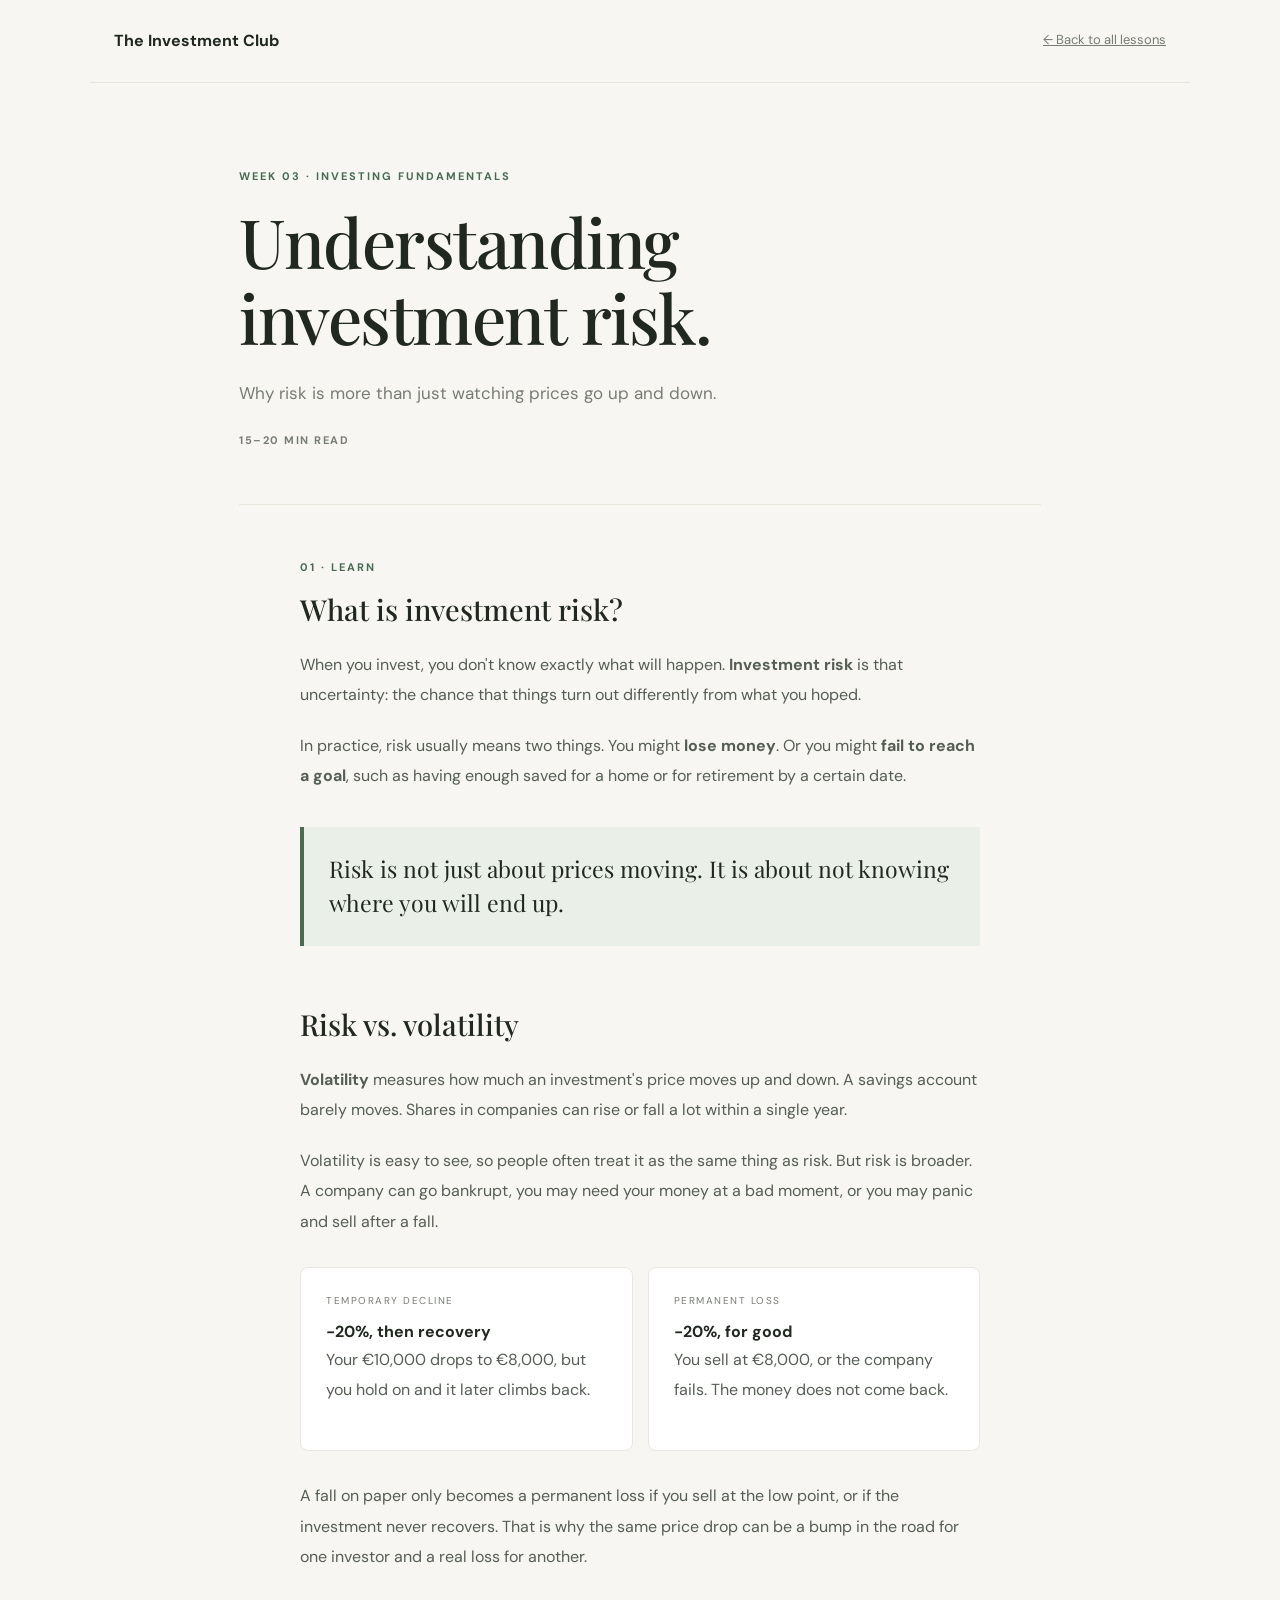
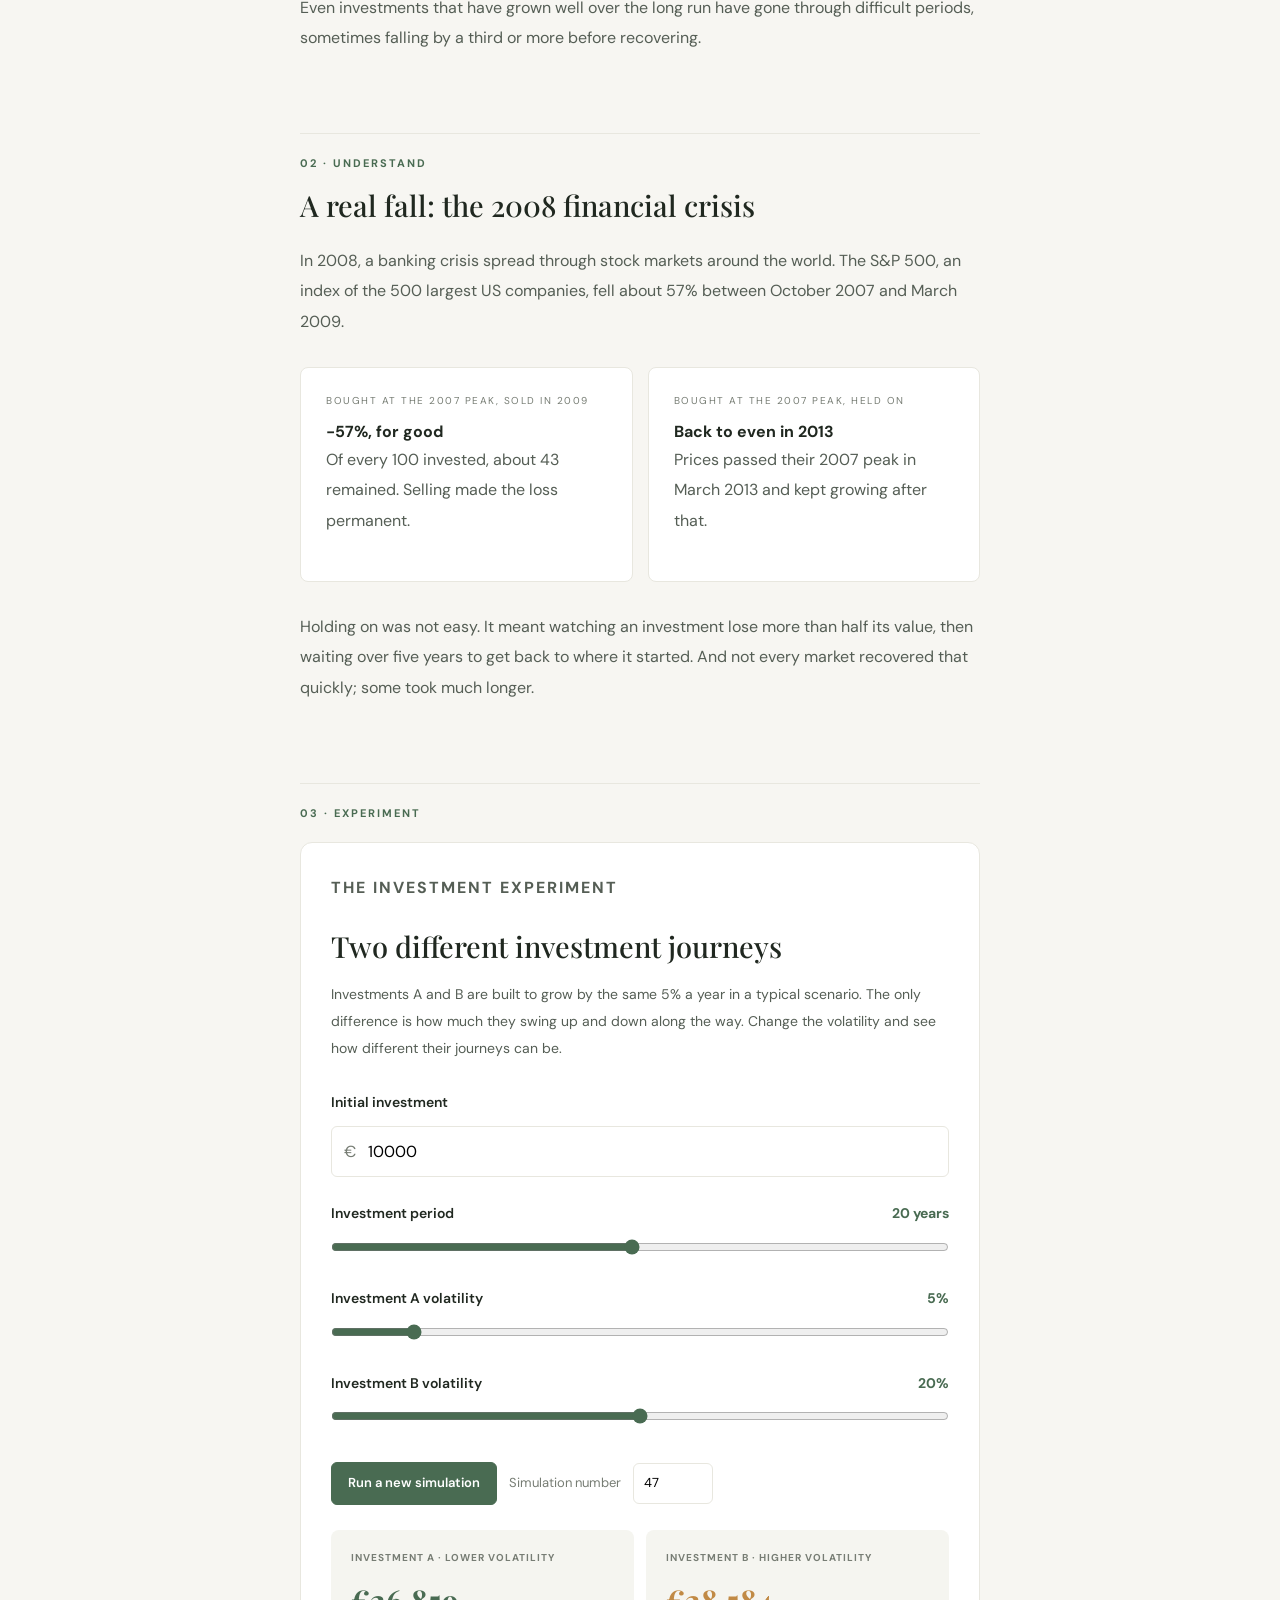
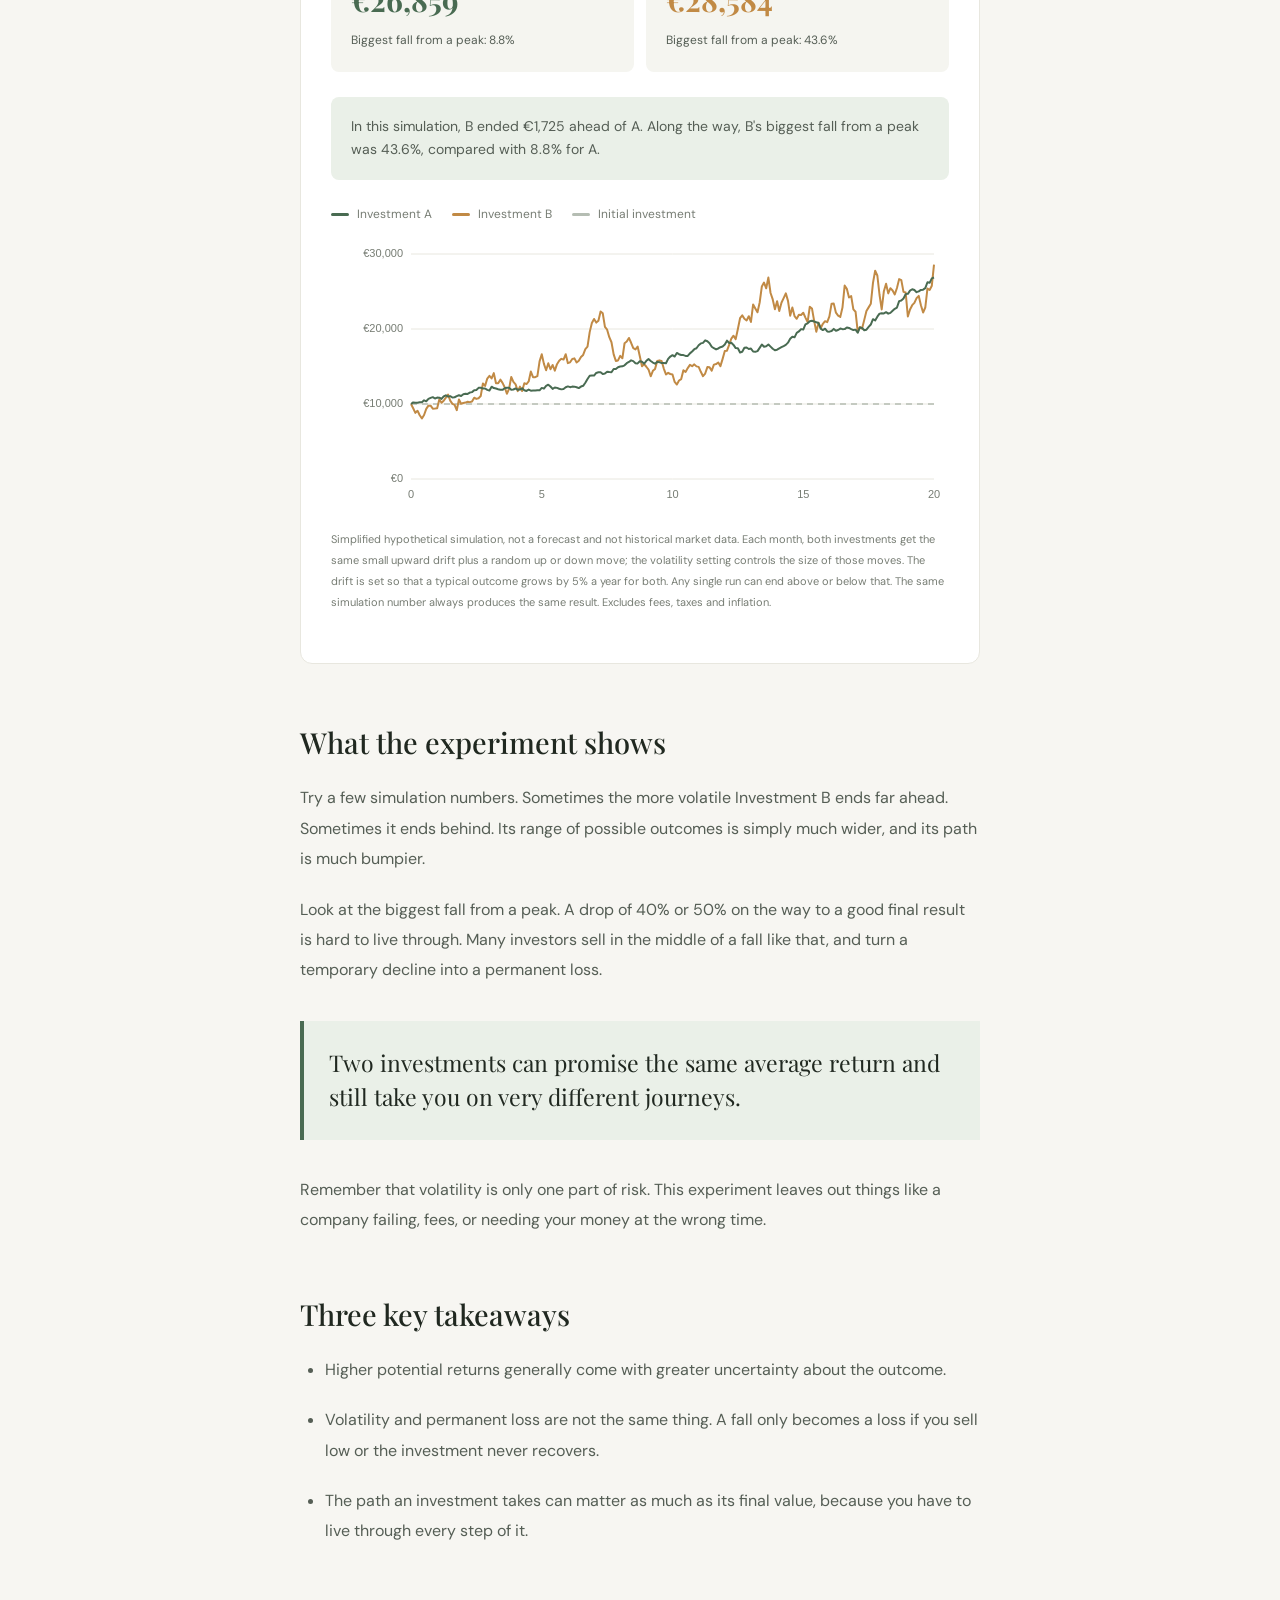
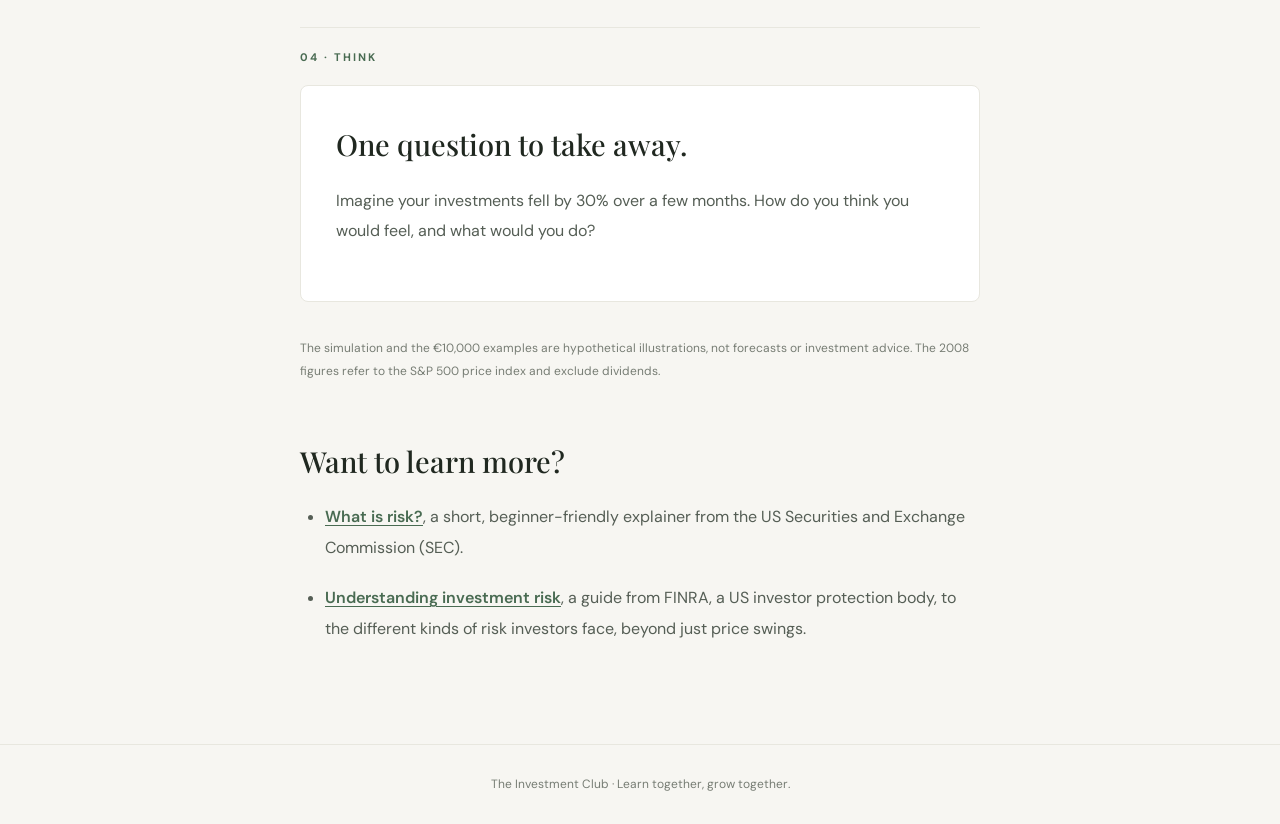
<file: lessons/week-03-investment-risk.html>
<!DOCTYPE html>
<html lang="en">
<head>
    <meta charset="UTF-8">
    <meta name="viewport" content="width=device-width, initial-scale=1.0">
    <title>Investment Risk | The Investment Club</title>
    <meta name="description" content="Why risk is more than just watching prices go up and down.">

    <meta property="og:type" content="article">
    <meta property="og:site_name" content="The Investment Club">
    <meta property="og:title" content="Week 3: Understanding investment risk">
    <meta property="og:description" content="Why risk is more than just watching prices go up and down.">
    <meta property="og:url" content="https://monkeyp95.github.io/investment-club/lessons/week-03-investment-risk.html">
    <meta property="og:image" content="https://monkeyp95.github.io/investment-club/images/investment-club-share.png">
    <meta property="og:image:width" content="1200">
    <meta property="og:image:height" content="630">
    <meta property="og:image:alt" content="The Investment Club logo">

    <link rel="stylesheet" href="../style.css">
</head>

<body>

    <header class="site-header">
        <a class="logo" href="../lessons.html">The Investment Club</a>
        <a class="header-note" href="../lessons.html">← Back to all lessons</a>
    </header>

    <main class="lesson-page">

        <section class="lesson-hero">
            <p class="eyebrow">WEEK 03 · INVESTING FUNDAMENTALS</p>
            <h1>Understanding investment risk.</h1>
            <p class="hero-description">
                Why risk is more than just watching prices go up and down.
            </p>
            <p class="reading-time">15–20 MIN READ</p>
        </section>

        <article class="lesson-article">

            <p class="part-label">01 · LEARN</p>
            <h2>What is investment risk?</h2>

            <p>
                When you invest, you don't know exactly what will happen.
                <strong>Investment risk</strong> is that uncertainty: the
                chance that things turn out differently from what you hoped.
            </p>

            <p>
                In practice, risk usually means two things. You might
                <strong>lose money</strong>. Or you might <strong>fail to
                reach a goal</strong>, such as having enough saved for a
                home or for retirement by a certain date.
            </p>

            <div class="lesson-highlight">
                Risk is not just about prices moving.
                It is about not knowing where you will end up.
            </div>

            <h2>Risk vs. volatility</h2>

            <p>
                <strong>Volatility</strong> measures how much an investment's
                price moves up and down. A savings account barely moves.
                Shares in companies can rise or fall a lot within a single year.
            </p>

            <p>
                Volatility is easy to see, so people often treat it as the
                same thing as risk. But risk is broader. A company can go
                bankrupt, you may need your money at a bad moment, or you
                may panic and sell after a fall.
            </p>

            <div class="example-box">
                <div>
                    <span class="example-label">TEMPORARY DECLINE</span>
                    <strong>−20%, then recovery</strong>
                    <p>Your €10,000 drops to €8,000, but you hold on and it later climbs back.</p>
                </div>
                <div>
                    <span class="example-label">PERMANENT LOSS</span>
                    <strong>−20%, for good</strong>
                    <p>You sell at €8,000, or the company fails. The money does not come back.</p>
                </div>
            </div>

            <p>
                A fall on paper only becomes a permanent loss if you sell
                at the low point, or if the investment never recovers.
                That is why the same price drop can be a bump in the road
                for one investor and a real loss for another.
            </p>

            <p>
                Even investments that have grown well over the long run
                have gone through difficult periods, sometimes falling by
                a third or more before recovering.
            </p>

            <p class="part-label">02 · UNDERSTAND</p>
            <h2>A real fall: the 2008 financial crisis</h2>

            <p>
                In 2008, a banking crisis spread through stock markets
                around the world. The S&amp;P 500, an index of the 500
                largest US companies, fell about 57% between October 2007
                and March 2009.
            </p>

            <div class="example-box">
                <div>
                    <span class="example-label">BOUGHT AT THE 2007 PEAK, SOLD IN 2009</span>
                    <strong>−57%, for good</strong>
                    <p>Of every 100 invested, about 43 remained. Selling made the loss permanent.</p>
                </div>
                <div>
                    <span class="example-label">BOUGHT AT THE 2007 PEAK, HELD ON</span>
                    <strong>Back to even in 2013</strong>
                    <p>Prices passed their 2007 peak in March 2013 and kept growing after that.</p>
                </div>
            </div>

            <p>
                Holding on was not easy. It meant watching an investment
                lose more than half its value, then waiting over five
                years to get back to where it started. And not every
                market recovered that quickly; some took much longer.
            </p>

            <p class="part-label">03 · EXPERIMENT</p>
            <section class="calculator">
                <p class="eyebrow">THE INVESTMENT EXPERIMENT</p>
                <h2>Two different investment journeys</h2>
                <p class="calculator-intro">
                    Investments A and B are built to grow by the same 5% a
                    year in a typical scenario. The only difference is how
                    much they swing up and down along the way. Change the
                    volatility and see how different their journeys can be.
                </p>

                <div class="calculator-controls">
                    <div class="control">
                        <label for="amount">Initial investment</label>
                        <div class="input-with-unit">
                            <span>€</span>
                            <input id="amount" type="number" min="100" max="1000000"
                                step="500" value="10000">
                        </div>
                    </div>

                    <div class="control">
                        <label for="years">
                            Investment period <strong id="years-value">20 years</strong>
                        </label>
                        <input id="years" type="range" min="1" max="40"
                            step="1" value="20">
                    </div>

                    <div class="control">
                        <label for="volatility-a">
                            Investment A volatility <strong id="volatility-a-value">5%</strong>
                        </label>
                        <input id="volatility-a" type="range" min="0" max="40"
                            step="1" value="5">
                    </div>

                    <div class="control">
                        <label for="volatility-b">
                            Investment B volatility <strong id="volatility-b-value">20%</strong>
                        </label>
                        <input id="volatility-b" type="range" min="0" max="40"
                            step="1" value="20">
                    </div>
                </div>

                <div class="simulation-run">
                    <button class="sim-button" id="new-simulation" type="button">
                        Run a new simulation
                    </button>
                    <label for="seed">Simulation number</label>
                    <input id="seed" type="number" min="1" step="1" value="47">
                </div>

                <div class="comparison-results">
                    <div class="comparison-card rate-seven">
                        <span>INVESTMENT A · LOWER VOLATILITY</span>
                        <strong id="final-a">€0</strong>
                        <p id="drawdown-a">Biggest fall from a peak: 0%</p>
                    </div>

                    <div class="comparison-card rate-four">
                        <span>INVESTMENT B · HIGHER VOLATILITY</span>
                        <strong id="final-b">€0</strong>
                        <p id="drawdown-b">Biggest fall from a peak: 0%</p>
                    </div>
                </div>

                <p class="journey-summary" id="journey-summary"></p>

                <div class="chart-legend">
                    <span><i class="legend-seven"></i> Investment A</span>
                    <span><i class="legend-four"></i> Investment B</span>
                    <span><i class="legend-start"></i> Initial investment</span>
                </div>

                <div class="chart-container">
                    <canvas id="risk-chart"
                        aria-label="Chart comparing the simulated paths of two investments"></canvas>
                    <div class="chart-tooltip" id="chart-tooltip" hidden></div>
                </div>

                <p class="chart-note">
                    Simplified hypothetical simulation, not a forecast and not
                    historical market data. Each month, both investments get
                    the same small upward drift plus a random up or down move;
                    the volatility setting controls the size of those moves.
                    The drift is set so that a typical outcome grows by 5% a
                    year for both. Any single run can end above or below that.
                    The same simulation number always produces the same result.
                    Excludes fees, taxes and inflation.
                </p>
            </section>

            <h2>What the experiment shows</h2>

            <p>
                Try a few simulation numbers. Sometimes the more volatile
                Investment B ends far ahead. Sometimes it ends behind.
                Its range of possible outcomes is simply much wider, and
                its path is much bumpier.
            </p>

            <p>
                Look at the biggest fall from a peak. A drop of 40% or 50%
                on the way to a good final result is hard to live through.
                Many investors sell in the middle of a fall like that, and
                turn a temporary decline into a permanent loss.
            </p>

            <div class="lesson-highlight">
                Two investments can promise the same average return
                and still take you on very different journeys.
            </div>

            <p>
                Remember that volatility is only one part of risk. This
                experiment leaves out things like a company failing, fees,
                or needing your money at the wrong time.
            </p>

            <h2>Three key takeaways</h2>

            <ul>
                <li>Higher potential returns generally come with greater uncertainty about the outcome.</li>
                <li>Volatility and permanent loss are not the same thing. A fall only becomes a loss if you sell low or the investment never recovers.</li>
                <li>The path an investment takes can matter as much as its final value, because you have to live through every step of it.</li>
            </ul>

            <p class="part-label">04 · THINK</p>
            <div class="reflection">
                <h2>One question to take away.</h2>
                <p>
                    Imagine your investments fell by 30% over a few months.
                    How do you think you would feel, and what would you do?
                </p>
            </div>

            <p class="disclaimer">
                The simulation and the €10,000 examples are hypothetical
                illustrations, not forecasts or investment advice. The 2008
                figures refer to the S&amp;P 500 price index and exclude dividends.
            </p>

            <h2>Want to learn more?</h2>

            <ul>
                <li>
                    <a href="https://www.investor.gov/introduction-investing/investing-basics/what-risk"
                       target="_blank" rel="noopener">What is risk?</a>,
                    a short, beginner-friendly explainer from the US Securities and Exchange Commission (SEC).
                </li>
                <li>
                    <a href="https://www.finra.org/investors/investing/investing-basics/risk"
                       target="_blank" rel="noopener">Understanding investment risk</a>,
                    a guide from FINRA, a US investor protection body, to the different kinds of risk investors face, beyond just price swings.
                </li>
            </ul>

        </article>

    </main>

    <footer>
        <p>The Investment Club · Learn together, grow together.</p>
    </footer>

<script src="week-03-risk-simulation.js"></script>
<script src="week-03-investment-risk.js"></script>
</body>
</html>
</file>
<file: style.css>
@import url('https://fonts.googleapis.com/css2?family=DM+Sans:wght@400;500;600;700&family=Playfair+Display:wght@500;600;700&display=swap');

:root {
    --background: #f7f6f2;
    --surface: #ffffff;
    --text: #202820;
    --muted: #777d74;
    --accent: #496b52;
    --border: #e8e7df;
}

* {
    box-sizing: border-box;
    margin: 0;
    padding: 0;
}

body {
    background: var(--background);
    color: var(--text);
    font-family: 'DM Sans', sans-serif;
    line-height: 1.6;
}

.site-header {
    max-width: 1100px;
    margin: auto;
    padding: 28px 24px;
    display: flex;
    justify-content: space-between;
    align-items: center;
    border-bottom: 1px solid var(--border);
}

.logo {
    color: var(--text);
    font-weight: 700;
    text-decoration: none;
}

.header-note,
.week-count {
    color: var(--muted);
    font-size: 13px;
}

main {
    max-width: 900px;
    margin: auto;
    padding: 0 24px;
}

.hero {
    padding: 100px 0 90px;
    max-width: 700px;
}

.eyebrow {
    color: var(--accent);
    font-size: 11px;
    font-weight: 700;
    letter-spacing: 2px;
    margin-bottom: 18px;
}

h1, h2, h3 {
    font-family: 'Playfair Display', serif;
    font-weight: 500;
}

h1 {
    font-size: clamp(42px, 7vw, 68px);
    line-height: 1.12;
    letter-spacing: -1.5px;
}

.hero-description {
    color: var(--muted);
    font-size: 17px;
    max-width: 490px;
    margin-top: 24px;
}

.weeks {
    padding-bottom: 100px;
}

.section-heading {
    display: flex;
    justify-content: space-between;
    align-items: end;
    margin-bottom: 28px;
}

h2 {
    font-size: 32px;
}

.lesson-card {
    display: flex;
    align-items: center;
    gap: 25px;
    padding: 30px;
    margin-bottom: 14px;
    border-radius: 8px;
    text-decoration: none;
}

.featured {
    background: var(--surface);
    border: 1px solid var(--border);
    transition: transform 0.2s, box-shadow 0.2s;
}

.featured:hover {
    transform: translateY(-3px);
    box-shadow: 0 10px 30px #20282010;
}

.upcoming {
    background: transparent;
    border: 1px solid var(--border);
    opacity: 0.75;
}

.lesson-number {
    font-size: 34px;
    font-family: 'Playfair Display', serif;
    color: #b5bdb3;
}

.lesson-content {
    flex: 1;
}

.lesson-status,
.lesson-meta {
    font-size: 10px;
    font-weight: 700;
    letter-spacing: 1.5px;
    color: var(--accent);
}

.lesson-content h3 {
    font-size: 25px;
    margin: 7px 0;
}

.lesson-content p {
    font-size: 14px;
    color: var(--muted);
}

.lesson-meta {
    display: inline-block;
    margin-top: 15px;
    color: var(--muted);
}

.arrow {
    font-size: 25px;
    color: var(--accent);
}

footer {
    text-align: center;
    padding: 30px;
    border-top: 1px solid var(--border);
    color: var(--muted);
    font-size: 12px;
}

@media (max-width: 600px) {
    .site-header {
        padding: 20px;
    }

    .header-note {
        display: none;
    }

    .hero {
        padding: 70px 0;
    }

    .lesson-card {
        padding: 22px 18px;
        gap: 15px;
    }

    .lesson-content h3 {
        font-size: 21px;
    }

    .week-count {
        display: none;
    }
}

/* LESSON PAGE */

.lesson-page {
    max-width: 850px;
}

.lesson-hero {
    padding: 85px 0 55px;
    border-bottom: 1px solid var(--border);
}

.lesson-hero h1 {
    max-width: 700px;
}

.reading-time {
    margin-top: 25px;
    color: var(--muted);
    font-size: 11px;
    letter-spacing: 1.5px;
    font-weight: 700;
}

.lesson-article {
    max-width: 680px;
    margin: 55px auto 100px;
}

.lesson-article h2 {
    font-size: 29px;
    margin: 55px 0 18px;
}

.lesson-article p,
.lesson-article li {
    color: #555e55;
    font-size: 16px;
    line-height: 1.9;
    margin-bottom: 20px;
}

.lesson-article ul {
    padding-left: 25px;
    margin-bottom: 35px;
}

.lesson-highlight {
    background: #eaf0e8;
    border-left: 4px solid var(--accent);
    padding: 25px;
    margin: 35px 0;
    font-family: 'Playfair Display', serif;
    font-size: 23px;
    line-height: 1.5;
}

.example-box {
    display: grid;
    grid-template-columns: 1fr 1fr;
    gap: 15px;
    margin: 30px 0;
}

.example-box > div {
    background: white;
    border: 1px solid var(--border);
    border-radius: 8px;
    padding: 25px;
}

.example-box strong,
.example-label {
    display: block;
}

.example-label {
    color: var(--muted);
    font-size: 10px;
    letter-spacing: 1.5px;
    margin-bottom: 10px;
}

.disclaimer {
    font-size: 12px !important;
    color: var(--muted) !important;
}

.reflection {
    background: white;
    border: 1px solid var(--border);
    border-radius: 8px;
    padding: 35px;
    margin-top: 65px;
}

.reflection h2 {
    margin-top: 0;
}

@media (max-width: 600px) {
    .lesson-hero {
        padding: 60px 0 40px;
    }

    .example-box {
        grid-template-columns: 1fr;
    }

    .lesson-article {
        margin-top: 35px;
    }
}

/* INTERACTIVE CALCULATOR */

.calculator {
    background: white;
    border: 1px solid var(--border);
    border-radius: 12px;
    padding: 30px;
    margin: 45px 0;
}

.calculator h2 {
    margin: 0 0 12px;
}

.calculator-intro {
    font-size: 14px !important;
}

.calculator-controls {
    display: grid;
    gap: 25px;
    margin: 30px 0;
}

.control label {
    display: flex;
    justify-content: space-between;
    gap: 12px;
    margin-bottom: 12px;
    font-size: 14px;
    font-weight: 600;
}

.control label strong {
    color: var(--accent);
}

.input-with-unit {
    display: flex;
    align-items: center;
    border: 1px solid var(--border);
    border-radius: 6px;
    padding: 0 12px;
}

.input-with-unit span {
    color: var(--muted);
}

.input-with-unit input {
    border: 0;
    outline: none;
    width: 100%;
    padding: 12px;
    font: inherit;
}

.control input[type="range"] {
    width: 100%;
    accent-color: var(--accent);
    cursor: pointer;
}

.result {
    background: #eaf0e8;
    padding: 25px;
    border-radius: 8px;
    margin: 30px 0;
}

.result span {
    display: block;
    font-size: 10px;
    letter-spacing: 1.5px;
    font-weight: 700;
    color: var(--muted);
}

.result strong {
    display: block;
    font-family: 'Playfair Display', serif;
    font-size: clamp(32px, 6vw, 48px);
    color: var(--accent);
    margin: 8px 0;
}

.result p {
    margin: 0;
    font-size: 13px;
}

.chart-container {
    width: 100%;
    height: 280px;
    position: relative;
}

.chart-container canvas {
    width: 100%;
    height: 100%;
    display: block;
}

.chart-tooltip {
    position: absolute;
    top: 20px;
    pointer-events: none;
    background: white;
    border: 1px solid var(--border);
    border-radius: 6px;
    padding: 8px 10px;
    font-size: 12px;
    line-height: 1.5;
    white-space: nowrap;
    box-shadow: 0 6px 20px #20282014;
}

.chart-tooltip[hidden] {
    display: none;
}

.chart-tooltip span {
    display: block;
}

.tip-four {
    color: #c18a45;
}

.tip-seven {
    color: #496b52;
}

.chart-note {
    font-size: 11px !important;
    color: var(--muted) !important;
    margin-top: 15px;
}

@media (max-width: 600px) {
    .calculator {
        padding: 20px;
    }

    .chart-container {
        height: 220px;
    }
}

/* TWO INVESTMENT COMPARISON */

.comparison-results {
    display: grid;
    grid-template-columns: 1fr 1fr;
    gap: 12px;
    margin: 25px 0;
}

.comparison-card {
    padding: 20px;
    border-radius: 8px;
    background: #f5f5f0;
    min-width: 0;
}

.comparison-card span {
    display: block;
    font-size: 10px;
    font-weight: 700;
    letter-spacing: 1px;
    color: var(--muted);
}

.comparison-card strong {
    display: block;
    font-family: 'Playfair Display', serif;
    font-size: clamp(20px, 4vw, 30px);
    margin: 10px 0 5px;
    overflow-wrap: anywhere;
}

.comparison-card p {
    font-size: 12px !important;
    margin: 0;
}

.growth-summary {
    display: flex;
    justify-content: space-between;
    align-items: baseline;
    gap: 8px;
}

.rate-four strong {
    color: #c18a45;
}

.rate-seven strong {
    color: #496b52;
}

.chart-legend {
    display: flex;
    flex-wrap: wrap;
    gap: 20px;
    margin: 25px 0 10px;
    font-size: 12px;
    color: var(--muted);
}

.chart-legend span {
    display: flex;
    align-items: center;
    gap: 8px;
}

.chart-legend i {
    display: inline-block;
    width: 18px;
    height: 3px;
    border-radius: 3px;
}

.legend-four {
    background: #c18a45;
}

.legend-seven {
    background: #496b52;
}

@media (max-width: 450px) {
    .comparison-results {
        grid-template-columns: 1fr;
    }
}

/* CHART DISPLAY SWITCH */

.chart-switch {
    display: flex;
    flex-wrap: wrap;
    gap: 8px;
    margin: 30px 0 15px;
}

.chart-mode {
    border: 1px solid var(--border);
    border-radius: 6px;
    padding: 10px 15px;
    background: transparent;
    color: var(--muted);
    font: inherit;
    font-size: 12px;
    cursor: pointer;
    transition: background 0.2s, color 0.2s;
}

.chart-mode:hover {
    border-color: var(--accent);
}

.chart-mode.active {
    background: var(--accent);
    color: white;
    border-color: var(--accent);
}

.chart-mode:focus-visible {
    outline: 2px solid var(--accent);
    outline-offset: 3px;
}

/* WEEK 2: INFLATION */

.inflation-results {
    display: grid;
    grid-template-columns: repeat(3, 1fr);
    gap: 12px;
    margin: 25px 0;
}

.inflation-results .comparison-card strong {
    color: var(--text);
}

.inflation-results .power-card strong,
.inflation-results .lost-card strong {
    color: #c18a45;
}

@media (max-width: 600px) {
    .inflation-results {
        grid-template-columns: 1fr;
    }
}

.lesson-article a {
    color: var(--accent);
    font-weight: 600;
    text-underline-offset: 3px;
}

/* WEEK 3: INVESTMENT RISK */

.simulation-run {
    display: flex;
    flex-wrap: wrap;
    align-items: center;
    gap: 12px;
    font-size: 13px;
    color: var(--muted);
}

.simulation-run input {
    width: 80px;
    padding: 9px 10px;
    border: 1px solid var(--border);
    border-radius: 6px;
    font: inherit;
}

.sim-button {
    border: 1px solid var(--accent);
    border-radius: 6px;
    padding: 10px 16px;
    background: var(--accent);
    color: white;
    font: inherit;
    font-size: 13px;
    font-weight: 600;
    cursor: pointer;
}

.sim-button:hover {
    background: #3c5a44;
}

.sim-button:focus-visible {
    outline: 2px solid var(--accent);
    outline-offset: 3px;
}

.journey-summary {
    background: #eaf0e8;
    border-radius: 8px;
    padding: 18px 20px;
    font-size: 14px !important;
    line-height: 1.7 !important;
}

.legend-start {
    background: #b5bdb3;
}

/* LESSON PARTS: LEARN, UNDERSTAND, EXPERIMENT, THINK */

.lesson-article .part-label {
    margin: 80px 0 0;
    padding-top: 22px;
    border-top: 1px solid var(--border);
    color: var(--accent);
    font-size: 11px;
    font-weight: 700;
    letter-spacing: 2px;
    line-height: 1.4;
}

.lesson-article .part-label:first-child {
    margin-top: 0;
    padding-top: 0;
    border-top: 0;
}

.lesson-article .part-label + h2 {
    margin-top: 10px;
}

.part-label + .reflection,
.part-label + .calculator {
    margin-top: 20px;
}

.reflection + .disclaimer {
    margin-top: 35px;
}

/* Keep the lessons overview link visible on phones */
@media (max-width: 600px) {
    a.header-note {
        display: inline;
    }
}
</file>
